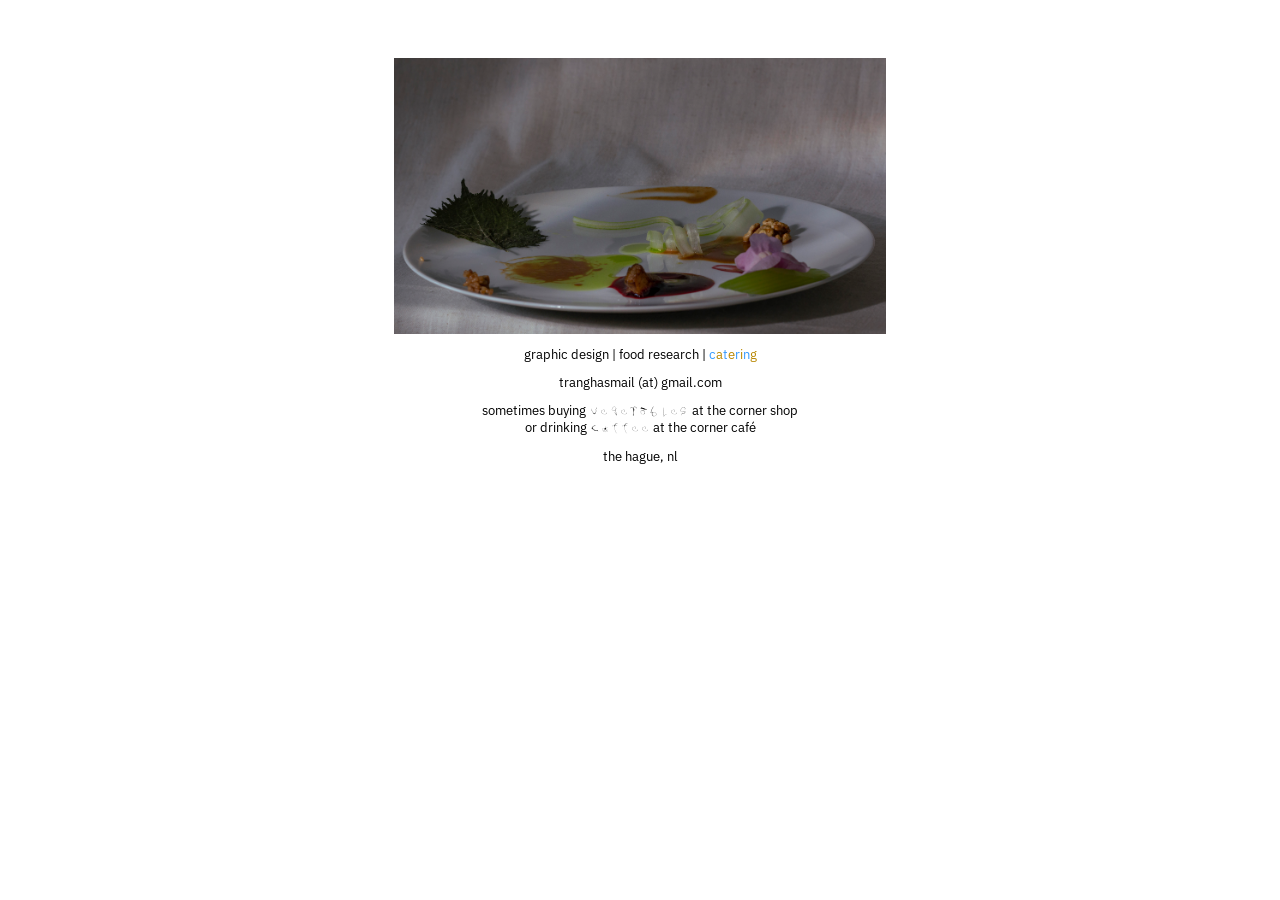
<file: index.html>
<!DOCTYPE html>
<html lang="en" dir="ltr">
  <head>
    <meta charset="utf-8">
    <meta name="viewport" content="width=device-width,initial-scale=1,maximum-scale=1,user-scalable=no">
    <meta http-equiv="X-UA-Compatible" content="IE=edge,chrome=1">
    <meta name="HandheldFriendly" content="true">
    <script src="https://ajax.googleapis.com/ajax/libs/jquery/3.5.1/jquery.min.js"></script>
    <link rel="preconnect" href="https://fonts.googleapis.com">
    <link rel="preconnect" href="https://fonts.gstatic.com" crossorigin>
    <link href="https://fonts.googleapis.com/css2?family=IBM+Plex+Sans:ital,wght@0,100..700;1,100..700&display=swap" rel="stylesheet">
    <script src="script.js" charset="utf-8"></script>
    <link rel="stylesheet" href="style-wip.css">
    <title></title>
  </head>
  <body>
    <div class="new-soon">
      <!-- <p class="p_new-soon">
        Hi! I do food and graphic design, you can reach me via:
      </p> -->
      <div class="new-soon main-image">
          <img src="img/main/IMG_9965-16x9.jpg" alt="">
      </div>
      <p class="p_new-soon">
        graphic design | food research |
        <a href="https://drive.google.com/drive/folders/1RHFcX-rBol4UaCIFjMP_lAhRbucz9GQW?usp=sharing" target="_blank"><span style='color: #3399FF'>c</span><span style='color: #B88700'>a</span><span style='color: #3399FF'>t</span><span style='color: #B88700'>e</span><span style='color: #3399FF'>r</span><span style='color: #B88700'>i</span><span style='color: #3399FF'>n</span><span style='color: #B88700'>g</span></a>
      </p>
      <p class="p_new-soon email">
        tranghasmail (at) gmail.com
      </p>
      <p class="p_new-soon">
        sometimes buying <span id="vegetables">vegetables</span> at the
        <a href="https://www.supermarktmikros.nl/ons-assortiment/" target="_blank"> <span class="store mikros">corner shop</span></a>
        <br> or drinking <span id="coffee">coffee</span> at the
        <a href="https://bartine.co//" target="_blank"> <span class="store bartine">corner café</span></a>
        <p>the hague, nl</p>
        <!-- <br>in The Hague, sometimes. -->
      </p>
    </div>
    <!-- <div class="new-soon menu-cap">
      <p>Menu of "Cuisine (du) Terror", 2022-2023</p>
    </div>
    <div class="new-soon fw-img">
      <img src="img/wip/IMG_20230415_0001-s.jpg" alt="">
      <img src="img/wip/IMG_20230415_0002-s.jpg" alt="">
      <img src="img/wip/IMG_20230415_0003-s.jpg" alt="">
      <img src="img/wip/IMG_20230415_0004-s.jpg" alt="">
    </div> -->
    <!-- <a href="#top"></a>
    <div class="mobile-alert-instruction">
      <span class="blue change-font">[close]</span> <br>
      <p class="align-center"> use <span class="blue">&#8592; &#8594;</span> <br> to shuffle, <br> tap on bar <br> to choose</p>
    </div>
    <div class="nav-style mobile-menu-left mobile"><p>&#8592;</p></div>
    <div class="nav-style mobile-menu-right mobile"><p>&#8594;</p></div>
    <div class="menu-wrapper">
      <ul class="menu-list mobile">
        <li class="list-item home-top"><a href="index.html">HOME</a></li>
        <li class="list-item prints"><a href="prints.html">PRINTS</a></li>
        <li class="list-item installations"><a href="installations.html">INSTALLATIONS</a></li>
        <li class="list-item videos"><a href="videos.html">VIDEOS</a></li>
        <li class="list-item performances"><a href="performances.html">PERFORMANCES</a></li>
        <li class="list-item sites"><a href="sites.html">WEBSITES</a></li>
      </ul>
    </div>
    <div class="menu-wrapper">
      <ul class="menu-list desktop">
        <li class="list-item"><a href="prints.html">PRINTS</a></li>
        <li class="list-item"><a href="installations.html">INSTALLATIONS</a></li>
        <li class="list-item"><a href="videos.html">VIDEOS</a></li>
        <li class="list-item"><a href="performances.html">PERFORMANCES</a></li>
        <li class="list-item"><a href="sites.html">WEBSITES</a></li>
      </ul>
    </div>
    <div class="main-wrapper">
      <div class="project-wrapper bottom">
        <h1 class="align-center">
          <span class="title-highlight">Trang Ha</span> (1996, VN) has a hybrid design and artistic approach. She observes culture, nature and society in order to create <span class="title-highlight">alternative methods to understand</span> invisible phenomena. When Trang operates in her artistic side, she likes to research about food and ecology, and eventually uses her knowledge to construct <span class="title-highlight">experimental dining concepts</span>. When Trang switches to her design side, she takes commissions to work as a <span class="title-highlight">“collaboration-thirst monster”</span>, pushing caring ethics and inclusivity with other designers. Trang graduated BA Graphic Design at the Royal Academy of Art The Hague (KABK) in 2020, and now is based in The Hague (NL).
          <br><br>
          <span class="title-highlight">Trang Ha</span> took part in <br>
          <a href="https://www.sirius-initiative.com/" target="_blank"><span class="title-highlight">Sirius Initiatives</span></a> (2022) <br>
          <a href="https://designerswrite.org/podcast/episode-2/" target="_blank"><span class="title-highlight">Designers Write Podcast</span></a> (2021) <br>
          <a href="https://www.pcai.gr/anthroposcene-on-hold" target="_blank"><span class="title-highlight">Anthroposcene On Hold</span></a> (2020) <br>
          <a href="https://www.instagram.com/lickit.book/" target="_blank"><span class="title-highlight">Lick It Publication</span></a> (2021) <br> <br>
          <span class="title-highlight">Trang Ha</span> co-curated <br>
          <a href="https://www.instagram.com/p/CXbR2cwAPft/" target="_blank"><span class="title-highlight">Typographic Nights</span></a> (2021) <br>

        </h1>
      </div>
    </div>

    <div class="menu-wrapper sticky">
      <ul class="menu-list">
        <li class="list-item"><a href="contact.html">CONTACT</a></li>
        <li class="list-item"><a href="#"></a></li>
        <li class="list-item"><a href="#"></a></li>
        <li class="list-item"><a href="#"></a></li>
        <li class="list-item"><a href="#top"><span class="arrow">&#8593;</span>TOP</a></li>
      </ul> -->
    </div>

    <script type="text/javascript">

      var all = $('.mobile li').addClass("passiv");
      var i = -1;

      $('.mobile-menu-left').click(function() {
          ctrlKunder( i = !i ? all.length - 1 : --i );
      });
      $('.mobile-menu-right').click(function() {
          ctrlKunder( i = ++i % all.length );
      }).click();

      function ctrlKunder(ele) {
          all.removeClass("active").addClass("passiv");
          all.eq(ele).removeClass("passiv").addClass("active");
      }

    </script>

  </body>
</html>
</file>
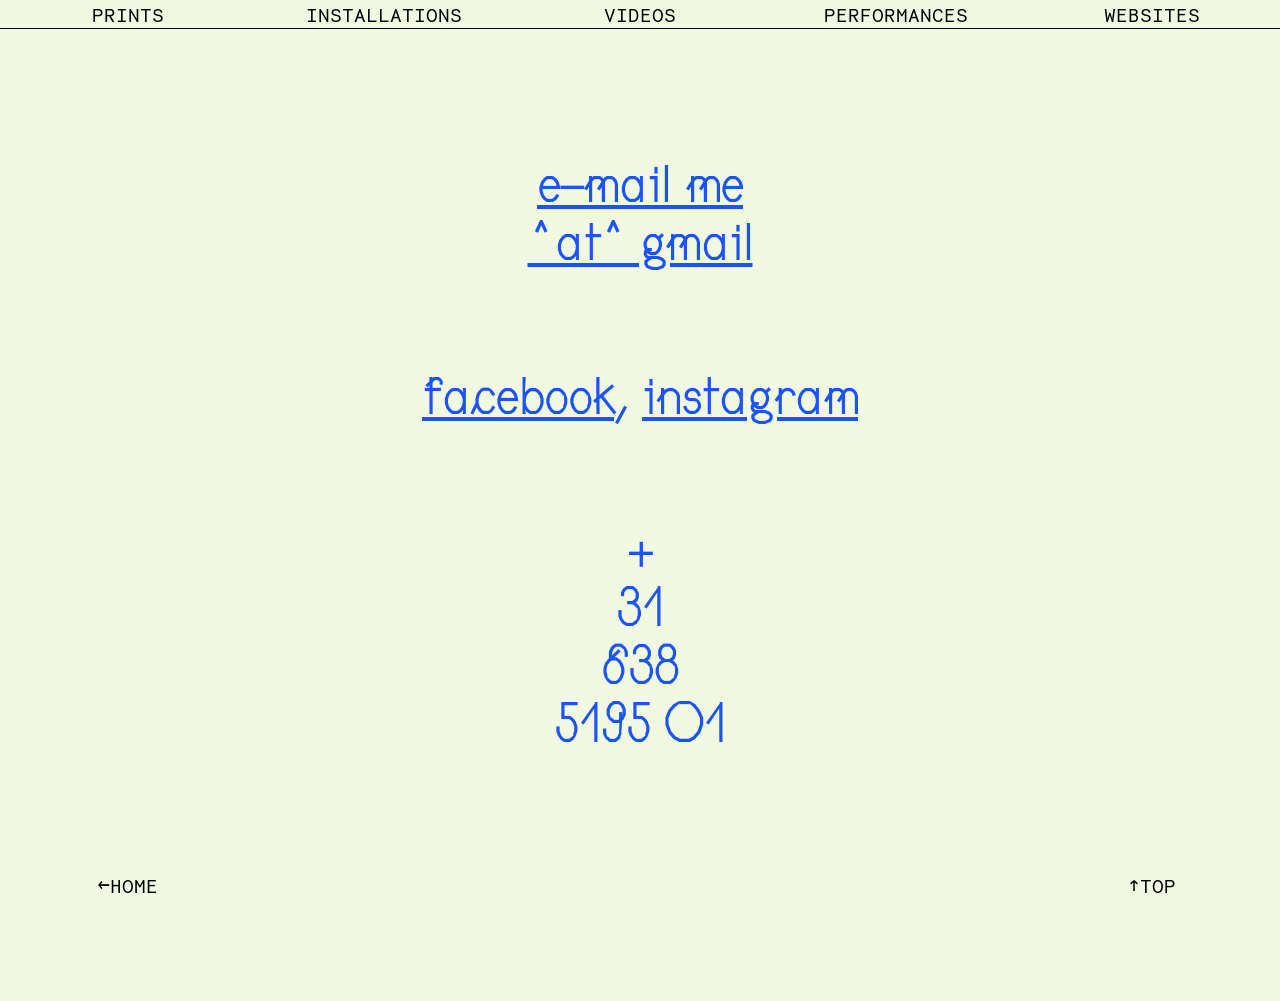
<file: contact.html>
<!DOCTYPE html>
<html lang="en" dir="ltr">
  <head>
    <meta charset="utf-8">
    <meta name="viewport" content="width=device-width,initial-scale=1,maximum-scale=1,user-scalable=no">
    <meta http-equiv="X-UA-Compatible" content="IE=edge,chrome=1">
    <meta name="HandheldFriendly" content="true">
    <script src="https://ajax.googleapis.com/ajax/libs/jquery/3.5.1/jquery.min.js"></script>
    <script src="script.js" charset="utf-8"></script>
    <link rel="stylesheet" href="style.css">
    <title></title>
  </head>
  <body>
    <a href="#top"></a>
    <div class="nav-style mobile-menu-left mobile"><p>&#8592;</p></div>
    <div class="nav-style mobile-menu-right mobile"><p>&#8594;</p></div>
    <div class="menu-wrapper">
      <ul class="menu-list mobile">
        <li class="list-item home-top"><a href="contact.html">CONTACT</a></li>
        <li class="list-item prints"><a href="prints.html">PRINTS</a></li>
        <li class="list-item installations"><a href="installations.html">INSTALLATIONS</a></li>
        <li class="list-item videos"><a href="videos.html">VIDEOS</a></li>
        <li class="list-item performances"><a href="performances.html">PERFORMANCES</a></li>
        <li class="list-item sites"><a href="sites.html">WEBSITES</a></li>
      </ul>
    </div>
    <div class="menu-wrapper">
      <ul class="menu-list desktop">
        <li class="list-item"><a href="prints.html">PRINTS</a></li>
        <li class="list-item"><a href="installations.html">INSTALLATIONS</a></li>
        <li class="list-item"><a href="videos.html">VIDEOS</a></li>
        <li class="list-item"><a href="performances.html">PERFORMANCES</a></li>
        <li class="list-item"><a href="sites.html">WEBSITES</a></li>
      </ul>
    </div>
    <div class="main-wrapper">
      <div class="project-wrapper bottom">
        <h1 class="align-center contact"><a href="mailto:tranghasmail@gmail.com">e-mail me <br> ^at^ gmail</a> </h1>
        <h1 class="align-center contact"><a href="https://www.facebook.com/trangha2201">facebook</a>, <a href="https://www.instagram.com/lumpymilkedfridge/">instagram</a></h1>
        <h1 class="align-center contact">+<br>31 <br> 638 <br>  5195 01</h1>
      </div>
    </div>

    <div class="menu-wrapper sticky">
      <ul class="menu-list">
        <li class="list-item"><a href="index.html">&#8592;HOME</a></li>
        <li class="list-item"><a href="#"></a></li>
        <li class="list-item"><a href="#"></a></li>
        <li class="list-item"><a href="#"></a></li>
        <li class="list-item"><a href="#top"><span class="arrow">&#8593;</span>TOP</a></li>
      </ul>
    </div>


    <script type="text/javascript">

      var all = $('.mobile li').addClass("passiv");
      var i = -1;

      $('.mobile-menu-left').click(function() {
          ctrlKunder( i = !i ? all.length - 1 : --i );
      });
      $('.mobile-menu-right').click(function() {
          ctrlKunder( i = ++i % all.length );
      }).click();

      function ctrlKunder(ele) {
          all.removeClass("active").addClass("passiv");
          all.eq(ele).removeClass("passiv").addClass("active");
      }

    </script>

  </body>
</html>
</file>
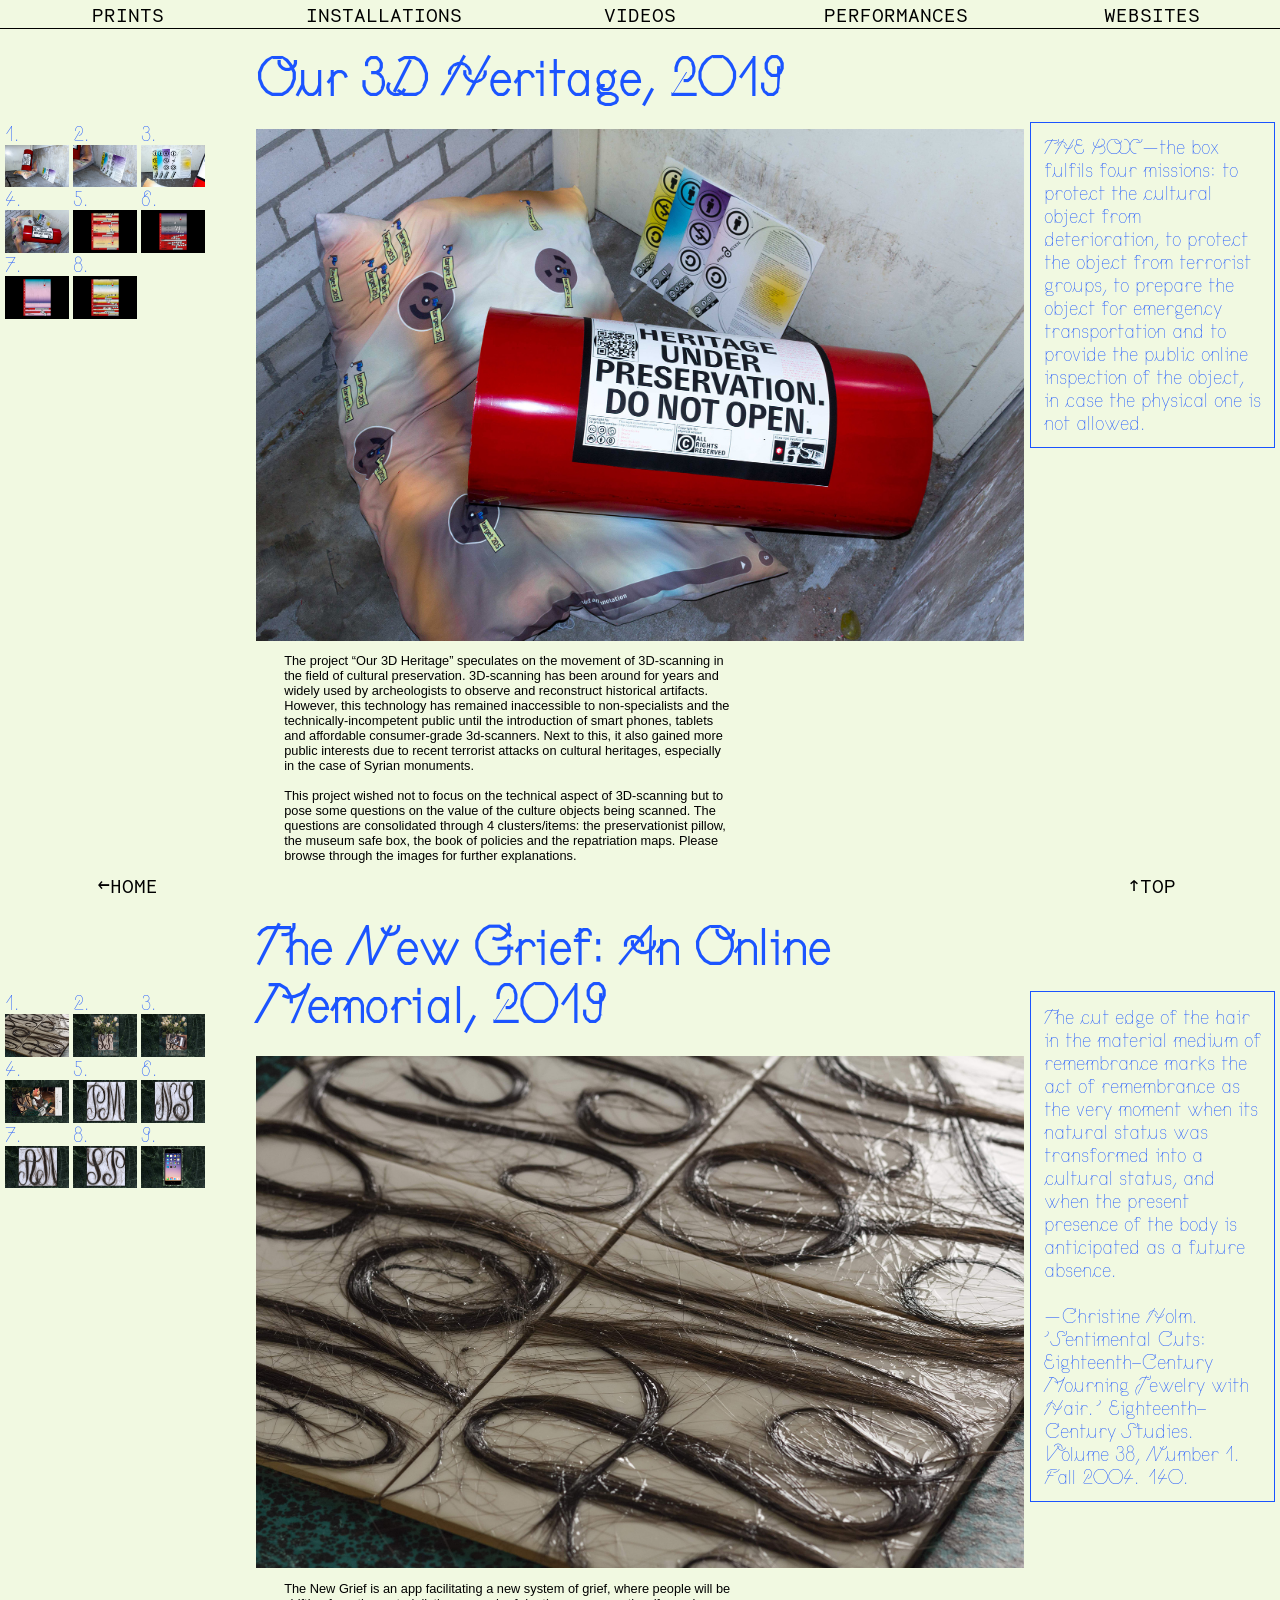
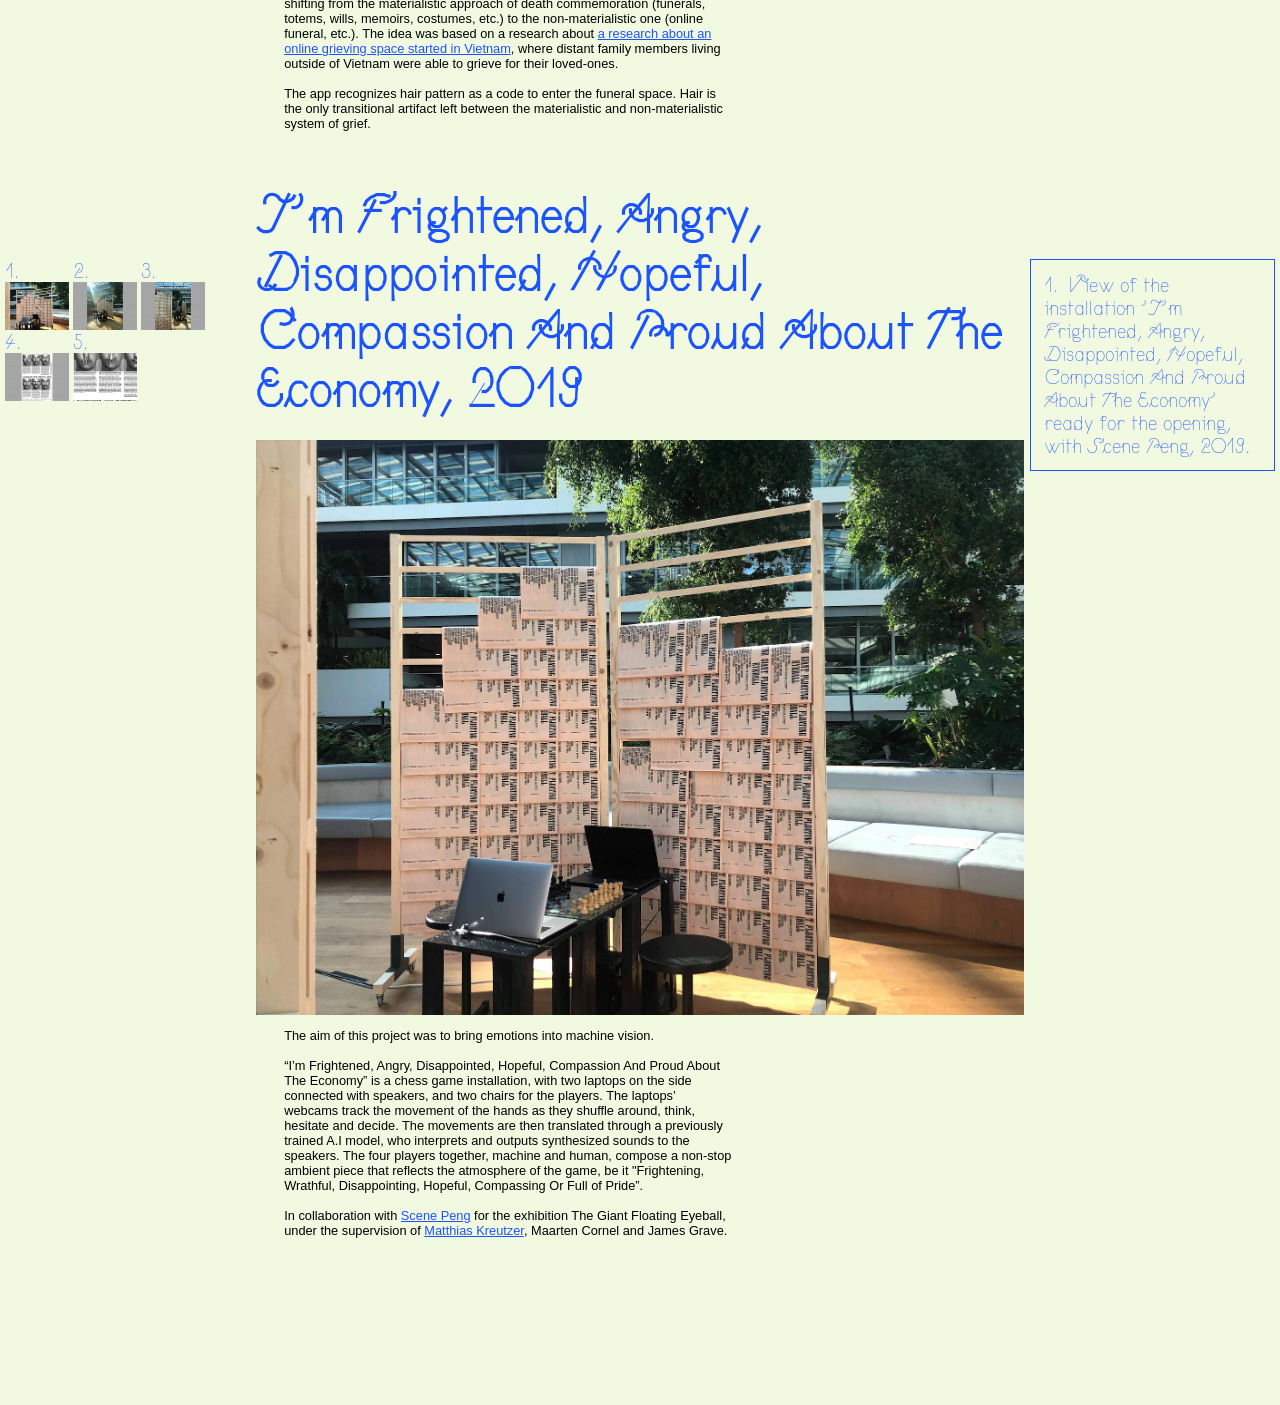
<file: installations.html>
<!DOCTYPE html>
<html lang="en" dir="ltr">
  <head>
    <meta charset="utf-8">
    <meta name="viewport" content="width=device-width,initial-scale=1,maximum-scale=1,user-scalable=no">
    <meta http-equiv="X-UA-Compatible" content="IE=edge,chrome=1">
    <meta name="HandheldFriendly" content="true">
    <script src="https://ajax.googleapis.com/ajax/libs/jquery/3.5.1/jquery.min.js"></script>
    <script src="script.js" charset="utf-8"></script>
    <link rel="stylesheet" href="style.css">
    <title></title>
  </head>
  <body>
    <a href="#top"></a>
    <div class="nav-style mobile-menu-left mobile"><p>&#8592;</p></div>
    <div class="nav-style mobile-menu-right mobile"><p>&#8594;</p></div>
    <div class="menu-wrapper">
      <ul class="menu-list mobile">
        <li class="list-item installations-installations"><a href="installations.html">INSTALLATIONS</a></li>
        <li class="list-item installations-videos"><a href="videos.html">VIDEOS</a></li>
        <li class="list-item installations-performances"><a href="performances.html">PERFORMANCES</a></li>
        <li class="list-item installations-sites"><a href="sites.html">WEBSITES</a></li>
        <li class="list-item installations-prints"><a href="prints.html">PRINTS</a></li>
      </ul>
    </div>
    <div class="menu-wrapper">
      <ul class="menu-list desktop">
        <li class="list-item"><a href="prints.html">PRINTS</a></li>
        <li class="list-item"><a href="installations.html">INSTALLATIONS</a></li>
        <li class="list-item"><a href="videos.html">VIDEOS</a></li>
        <li class="list-item"><a href="performances.html">PERFORMANCES</a></li>
        <li class="list-item"><a href="sites.html">WEBSITES</a></li>
      </ul>
    </div>
    <div class="main-wrapper">
      <!-- PROJECT 1: INSTALLATIONS - OUR 3D HERITAGE -->
      <div class="project-wrapper">
        <div class="side-wrapper install-caption0">
          <p>THE BOX—the box fulfils four missions: to protect the cultural object from deterioration,
            to protect the object from terrorist groups, to prepare the object for emergency transportation
            and to provide the public online inspection of the object, in case the physical one is not allowed.
          </p>
        </div>
        <div class="side-thumb-wrapper">
          <div class="img-install-target0"><p>1.</p><img src="img/installation_2019/INSTL_digiHeritage_1.jpg" alt="1. Installation view of 'Our 3D Heritage' including a heritage safe-box, a cushion and 4 license leaflets, 2019."></div>
          <div class="img-install-target0"><p>2.</p><img src="img/installation_2019/INSTL_digiHeritage_2.jpg" alt="2. Details of the 4 license leaflets, 'Our 3D Heritage', 2019."></div>
          <div class="img-install-target0"><p>3.</p><img src="img/installation_2019/INSTL_digiHeritage_3.jpg" alt="3. The license distributed for 3D-scanned objects are different amongst museums. Here are ones belonging to The Met Museum in New York, The Neues Museum in Berlin, Allard Pierson Museum in Amsterdam and The British Museum in London. Although claimed as open-source, many museums still maintain very restricted usage of their 3D materials, even for recreational purposes."></div>
          <div class="img-install-target0"><p>4.</p><img src="img/installation_2019/INSTL_digiHeritage_4.jpg" alt="4. Installation view of 'Our 3D Heritage' including a heritage safe-box, a cushion and 4 policy leaflets, 2019."></div>
          <div class="img-install-target0"><p>5.</p><img src="img/installation_2019/INSTL_digiHeritage-7-wide.jpg" alt="5. Poster showing how far scanned objects obtained by The Met Museum are from their place of origin, 'Our 3D Heritage', 2019."></div>
          <div class="img-install-target0"><p>6.</p><img src="img/installation_2019/INSTL_digiHeritage-8-wide.jpg" alt="6. Poster showing how far scanned objects obtained by The Neues Museum are from their place of origin, 'Our 3D Heritage', 2019."></div>
          <div class="img-install-target0"><p>7.</p><img src="img/installation_2019/INSTL_digiHeritage-6-wide.jpg" alt="7. Poster showing how far scanned objects obtained by Allard Pierson Museum are from their place of origin, 'Our 3D Heritage', 2019."></div>
          <div class="img-install-target0"><p>8.</p><img src="img/installation_2019/INSTL_digiHeritage-5-wide.jpg" alt="8. Poster showing how far scanned objects obtained by The British Museum are from their place of origin, 'Our 3D Heritage', 2019."></div>
        </div>
        <h1>Our 3D Heritage, 2019</h1>
        <div class="img-wrapper img-install-result0">
          <img src="img/installation_2019/INSTL_digiHeritage_4.jpg" alt="">
        </div>
        <div class="text-wrapper">
          <p>The project “Our 3D Heritage” speculates on the movement of 3D-scanning in the field of cultural preservation. 3D-scanning has been around for years and widely used by archeologists to observe and reconstruct historical artifacts. However, this technology has remained inaccessible to non-specialists and the technically-incompetent public until the introduction of smart phones, tablets and affordable consumer-grade 3d-scanners. Next to this, it also gained more public interests due to recent terrorist attacks on cultural heritages, especially in the case of Syrian monuments.
          <br>
          <br>
          This project wished not to focus on the technical aspect of 3D-scanning but to pose some questions on the value of the culture objects being scanned. The questions are consolidated through 4 clusters/items: the preservationist pillow, the museum safe box, the book of policies and the repatriation maps. Please browse through the images for further explanations.
          </p>
        </div>
      </div>

      <!-- PROJECT 2: INSTALLATIONS - The New Grief: An Online Memorial -->
      <div class="project-wrapper">
        <div class="side-wrapper install-caption1">
          <p>The cut edge of the hair in the material medium of remembrance marks the act of remembrance as the very moment when its natural status was transformed into a cultural status, and when the present presence of the body is anticipated as a future absence.
          <br>
          <br>
          —Christine Holm. 'Sentimental Cuts: Eighteenth-Century Mourning Jewelry with Hair.' Eighteenth-Century Studies. Volume 38, Number 1. Fall 2004. 140.
          </p>
        </div>
        <div class="side-thumb-wrapper">
          <div class="img-install-target1"><p>1.</p><img class="lazy" data-src="img/installation_2019/INSTL-newGrief-0.jpg" alt="1. Details of the coded tiles made from participants' hair, 'The New Grief: An Online Memorial', 2019."></div>
          <div class="img-install-target1"><p>2.</p><img class="lazy" data-src="img/installation_2019/INSTL-newGrief-1-wide.jpg" alt="2. Details of the coded tiles made from participants' hair, 'The New Grief: An Online Memorial', 2019."></div>
          <div class="img-install-target1"><p>3.</p><img class="lazy" data-src="img/installation_2019/INSTL-newGrief-2-wide.jpg" alt="3. Demonstration of how the coded tiles work, 'The New Grief: An Online Memorial', 2019."></div>
          <div class="img-install-target1"><p>4.</p><img class="lazy" data-src="img/installation_2019/INSTL-newGrief-3-wide.jpg" alt="4. Screen capture of the app showing the correct gravestone 'found', the user now enters the grieving space, 'The New Grief: An Online Memorial', 2019."></div>
          <div class="img-install-target1"><p>5.</p><img class="lazy" data-src="img/installation_2019/INSTL-newGrief-tiles-0-wide.jpg" alt="5. Details of the coded tiles made from Priya Mistry's hair, 'The New Grief: An Online Memorial', 2019."></div>
          <div class="img-install-target1"><p>6.</p><img class="lazy" data-src="img/installation_2019/INSTL-newGrief-tiles-1-wide.jpg" alt="6. Details of the coded tiles made from Nicolai Schmelling's hair, 'The New Grief: An Online Memorial', 2019."></div>
          <div class="img-install-target1"><p>7.</p><img class="lazy" data-src="img/installation_2019/INSTL-newGrief-tiles-2-wide.jpg" alt="7. Details of the coded tiles made from Anna Moschioni's hair, 'The New Grief: An Online Memorial', 2019."></div>
          <div class="img-install-target1"><p>8.</p><img class="lazy" data-src="img/installation_2019/INSTL-newGrief-tiles-3-wide.jpg" alt="8. Details of the coded tiles made from Scene Peng's hair, 'The New Grief: An Online Memorial', 2019."></div>
          <div class="img-install-target1"><p>9.</p><img class="lazy" data-src="img/installation_2019/INSTL-newGrief-4-wide.jpg" alt="9. The logo of the app, 'The New Grief: An Online Memorial', 2019."></div>
        </div>
        <h1>The New Grief: An Online Memorial, 2019</h1>
        <div class="img-wrapper img-install-result1">
          <img src="img/installation_2019/INSTL-newGrief-0.jpg" alt="">
        </div>
        <div class="text-wrapper">
          <p>
            The New Grief is an app facilitating a new system of grief, where people will be shifting from the materialistic approach of death commemoration (funerals, totems, wills, memoirs, costumes, etc.) to the non-materialistic one (online funeral, etc.). The idea was based on a research about <a href="https://digital.library.adelaide.edu.au/dspace/bitstream/2440/98166/1/01front.pdf" target="_blank">a research about an online grieving space started in Vietnam</a>, where distant family members living outside of Vietnam were able to grieve for their loved-ones.
          <br>
          <br>
            The app recognizes hair pattern as a code to enter the funeral space. Hair is the only transitional artifact left between the materialistic and non-materialistic system of grief.
          </p>
        </div>
      </div>

      <!-- PROJECT 3: INSTALLATIONS - I’m Frightened, Angry, Disappointed, Hopeful, Compassion And Proud About The Economy -->
      <div class="project-wrapper bottom">
        <div class="side-wrapper install-caption2">
          <p>1. View of the installation 'I’m Frightened, Angry, Disappointed, Hopeful, Compassion And Proud About The Economy' ready for the opening, with Scene Peng, 2019.</p>
        </div>
        <div class="side-thumb-wrapper">
          <div class="img-install-target2"><p>1.</p><img class="lazy" data-src="img/installation_2019/INSTL-algoChess-0.jpg" alt="1. View of the installation 'I’m Frightened, Angry, Disappointed, Hopeful, Compassion And Proud About The Economy' ready for the opening, with Scene Peng, 2019."></div>
          <div class="img-install-target2"><p>2.</p><img class="lazy" data-src="img/installation_2019/INSTL-algoChess-3-wide.jpg" alt="2. View of the installation 'I’m Frightened, Angry, Disappointed, Hopeful, Compassion And Proud About The Economy' ready for the opening, with Scene Peng, 2019."></div>
          <div class="img-install-target2"><p>3.</p><img class="lazy" data-src="img/installation_2019/INSTL-algoChess-2-wide.jpg" alt="3. View of the installation 'I’m Frightened, Angry, Disappointed, Hopeful, Compassion And Proud About The Economy' during the opening, with Scene Peng, 2019."></div>
          <div class="img-install-target2"><p>4.</p><img class="lazy" data-src="img/installation_2019/INSTL-algoChess-1-wide.jpg" alt="4. Text written/collected for the article 'I’m Frightened, Angry, Disappointed, Hopeful, Compassion And Proud About The Economy' as part of 'The Giant Floating Eyeball' newspaper, with Scene Peng, 2019."></div>
          <div class="img-install-target2"><p>5.</p><img class="lazy" data-src="img/installation_2019/INSTL-algoChess-4-wide.jpg" alt="5. Close-up of the article 'I’m Frightened, Angry, Disappointed, Hopeful, Compassion And Proud About The Economy', with Scene Peng, 2019."></div>
        </div>
        <h1>I’m Frightened, Angry, Disappointed, Hopeful, Compassion And Proud About The Economy, 2019</h1>
        <div class="img-wrapper img-install-result2">
          <img src="img/installation_2019/INSTL-algoChess-0.jpg" alt="">
        </div>
        <div class="text-wrapper">
          <p>
            The aim of this project was to bring emotions into machine vision.
          <br>
          <br>
            “I’m Frightened, Angry, Disappointed, Hopeful, Compassion And Proud About The Economy” is a chess game installation, with two laptops on the side connected with speakers, and two chairs for the players. The laptops’ webcams track the movement of the hands as they shuffle around, think, hesitate and decide. The movements are then translated through a previously trained A.I model, who interprets and outputs synthesized sounds to the speakers. The four players together, machine and human, compose a non-stop ambient piece that reflects the atmosphere of the game, be it "Frightening, Wrathful, Disappointing, Hopeful, Compassing Or Full of Pride”.
          <br>
          <br>
          In collaboration with <a href="https://byscene.com/index" target="_blank">Scene Peng</a> for the exhibition The Giant Floating Eyeball, under the supervision of <a href="http://www.ourpolitesociety.net/2012/about/" target="_blank">Matthias Kreutzer</a>, Maarten Cornel and James Grave.
          </p>
        </div>
      </div>
    </div>

    <div class="menu-wrapper sticky">
      <ul class="menu-list">
        <li class="list-item home"><a href="index.html">&#8592;HOME</a></li>
        <li class="list-item"><a href="#"></a></li>
        <li class="list-item"><a href="#"></a></li>
        <li class="list-item"><a href="#"></a></li>
        <li class="list-item sites"><a href="#top"><span class="arrow">&#8593;</span>TOP</a></li>
      </ul>
    </div>

    <script type="text/javascript">

      var all = $('.mobile li').addClass("passiv");
      var i = -1;

      $('.mobile-menu-left').click(function() {
          ctrlKunder( i = !i ? all.length - 1 : --i );
      });
      $('.mobile-menu-right').click(function() {
          ctrlKunder( i = ++i % all.length );
      }).click();

      function ctrlKunder(ele) {
          all.removeClass("active").addClass("passiv");
          all.eq(ele).removeClass("passiv").addClass("active");
      }

    </script>

  </body>
</html>
</file>
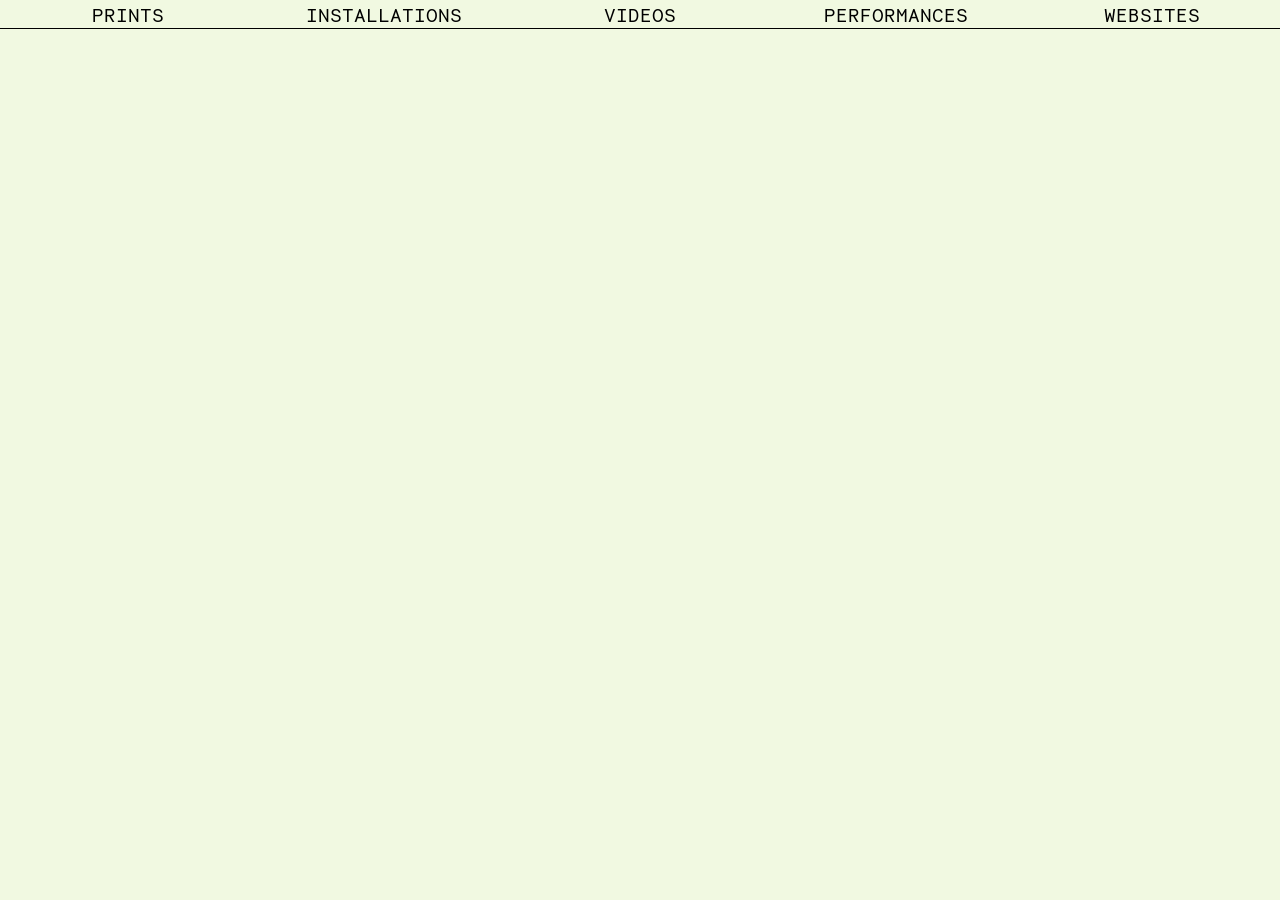
<file: performances.html>
<!DOCTYPE html>
<html lang="en" dir="ltr">
  <head>
    <meta charset="utf-8">
    <meta name="viewport" content="width=device-width,initial-scale=1,maximum-scale=1,user-scalable=no">
    <meta http-equiv="X-UA-Compatible" content="IE=edge,chrome=1">
    <meta name="HandheldFriendly" content="true">
    <script src="https://ajax.googleapis.com/ajax/libs/jquery/3.5.1/jquery.min.js"></script>
    <script src="script.js" charset="utf-8"></script>
    <link rel="stylesheet" href="style.css">
    <title></title>
  </head>
  <body>
    <a href="#top"></a>
    <div class="nav-style mobile-menu-left mobile"><p>&#8592;</p></div>
    <div class="nav-style mobile-menu-right mobile"><p>&#8594;</p></div>
    <div class="menu-wrapper">
      <ul class="menu-list mobile">
        <li class="list-item performances-performances"><a href="performances.html">PERFORMANCES</a></li>
        <li class="list-item performances-sites"><a href="sites.html">WEBSITES</a></li>
        <li class="list-item performances-prints"><a href="prints.html">PRINTS</a></li>
        <li class="list-item performances-installations"><a href="installations.html">INSTALLATIONS</a></li>
        <li class="list-item performances-videos"><a href="videos.html">VIDEOS</a></li>
      </ul>
    </div>
    <div class="menu-wrapper">
      <ul class="menu-list desktop">
        <li class="list-item"><a href="prints.html">PRINTS</a></li>
        <li class="list-item"><a href="installations.html">INSTALLATIONS</a></li>
        <li class="list-item"><a href="videos.html">VIDEOS</a></li>
        <li class="list-item"><a href="performances.html">PERFORMANCES</a></li>
        <li class="list-item"><a href="sites.html">WEBSITES</a></li>
      </ul>
    </div>
    <div class="main-wrapper">

      <!-- PROJECT 1: PER BEAST WITHOUT HANDS -->
      <!-- <div class="project-wrapper bottom">
        <div class="side-wrapper perform-caption0">
          <p>1. Still of the performance 'Beast Witout Hands', with Zuzanna Zgierska, 2018.</p>
        </div>
        <div class="side-thumb-wrapper">
          <div class="img-perform-target0"><p>1.</p><img src="img/performance_2018/PER_beastieHands_0.jpg" alt="1. Still of the performance 'Beast Witout Hands', with Zuzanna Zgierska, 2018."></div>
          <div class="img-perform-target0"><p>2.</p><img src="img/performance_2018/PER_beastieHands_1.jpg" alt="2. “The sensory experience of this action is indirect—physical movement does not correspond to the visual occurrence. Human body becomes superfluous ... Digital world leans towards incorporeality and strengthens division between mind and matter, hardware and software.”—an extract from “Beast Without Hands”."></div>
          <div class="img-perform-target0"><p>3.</p><img src="img/performance_2018/PER_beastieHands_2.jpg" alt="3. Still of the performance 'Beast Witout Hands', with Zuzanna Zgierska, 2018."></div>
          <div class="img-perform-target0"><p>4.</p><img src="img/performance_2018/PER_beastieHands_3.jpg" alt="4. Still of the performance 'Beast Witout Hands', with Zuzanna Zgierska, 2018."></div>
          <div class="img-perform-target0"><p>5.</p><img src="img/performance_2018/PER_beastieHands_4.jpg" alt="5. Still of the performance 'Beast Witout Hands', with Zuzanna Zgierska, 2018."></div>
          <div class="img-perform-target0"><p>6.</p><img src="img/performance_2018/PER_beastieHands_5.jpg" alt="6. “Soy sausage imitates the operationalised pig, referring only to a form and no longer to a specific content. For Berwanger, the historical entanglement of technicization is linked to our use of animals: ox and plow in agriculture, feather quill in writing, wool for textile products, etc. Nowadays however, animal bodies are becoming superfluous as a resource materials: “we removed ourselves from given and trusted circuit since we are no longer dependent on animal (within us).””—an extract from 'Beast Without Hands'."></div>
          <div class="img-perform-target0"><p>7.</p><img src="img/performance_2018/PER_beastieHands_6.jpg" alt="7. Still of the performance 'Beast Witout Hands', with Zuzanna Zgierska, 2018."></div>
          <div class="img-perform-target0"><p>8.</p><img src="img/performance_2018/PER_beastieHands_7-wide.jpg" alt="8. Still of the performance 'Beast Witout Hands', with Zuzanna Zgierska, 2018."></div>
        </div>
        <h1>Beast Without Hands, 2018</h1>
        <div class="img-wrapper img-perform-result0">
          <img src="img/performance_2018/PER_beastieHands_0.jpg" alt="">
        </div>
        <div class="text-wrapper">
          <p class="left-margin-indent">“Next image: two human hands—an exemplary reference to handicraft—are caught in an attempt to touch. Acting like magnets, they never reach each other. “Who or what is acting in a culture of constant mediation?,” wonder curators of transmediale, the yearly festival on media and technology. The video-logo of 2017 edition called ever elusive (n.b designed in an iPhone screen format) refers to the destabilized centrality of the human in nowadays media culture. The main actor, who had mastered his tools during the past few centuries, created a stage of information systems and hybrid techno-ecologies, which in turn started to be an entity on its own. In other words, the elusive character of today’s media feeds and obscures new forms of agency—in which human no longer plays an active role. [transmediale] How does recent technology influence the dynamic between human and non-human, subject and object? What is the role of analog and digital craft in relation to human, understood as the dychotomy of body and mind? Is this division still valid?”—Beast Without Hands, Trang Ha & Zuzanna Zgierska, 2018.
          <br>
          <br>
          In collaboration with Zuzanna Zgierska. The project is divided into two parts: the text and the performance.
          <br>
          <br>
           Polish version of the text was published at <a href="https://formy.xyz/krotka-forma/bezrekie-bestie/?fbclid=IwAR1PI2lUZ_1iXi2qRMnO5Vyc6az_goSuJz-aMixwcdtf8OELdAm5ZM8_qwI" target="_blank">FORMY Magazine</a>. <br> For English version, please <a href="contact.html">contact me</a>.
          </p>
        </div>
      </div>
    </div>

    <div class="menu-wrapper sticky">
      <ul class="menu-list">
        <li class="list-item home"><a href="index.html">&#8592;HOME</a></li>
        <li class="list-item"><a href="#"></a></li>
        <li class="list-item"><a href="#"></a></li>
        <li class="list-item"><a href="#"></a></li>
        <li class="list-item sites"><a href="#top"><span class="arrow">&#8593;</span>TOP</a></li>
      </ul>
    </div> -->

    <script type="text/javascript">

      var all = $('.mobile li').addClass("passiv");
      var i = -1;

      $('.mobile-menu-left').click(function() {
          ctrlKunder( i = !i ? all.length - 1 : --i );
      });
      $('.mobile-menu-right').click(function() {
          ctrlKunder( i = ++i % all.length );
      }).click();

      function ctrlKunder(ele) {
          all.removeClass("active").addClass("passiv");
          all.eq(ele).removeClass("passiv").addClass("active");
      }

    </script>

  </body>
</html>
</file>
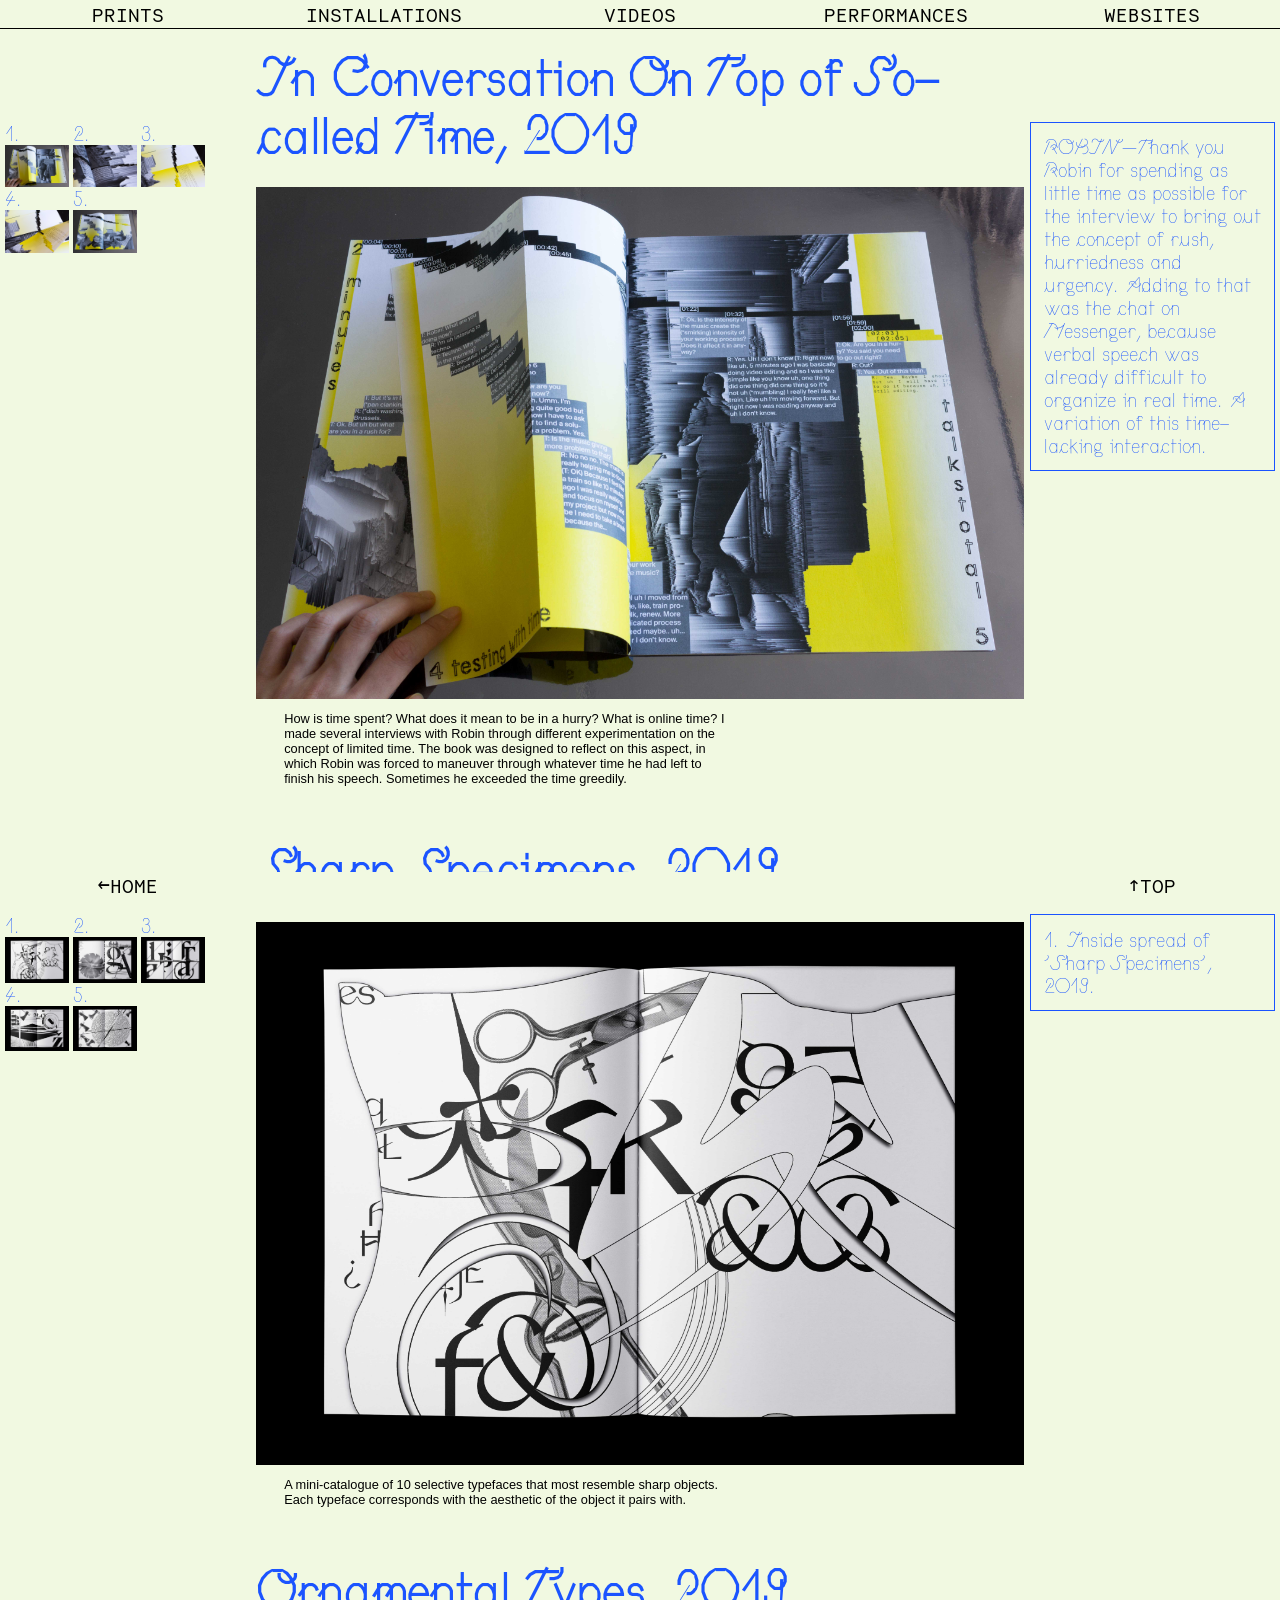
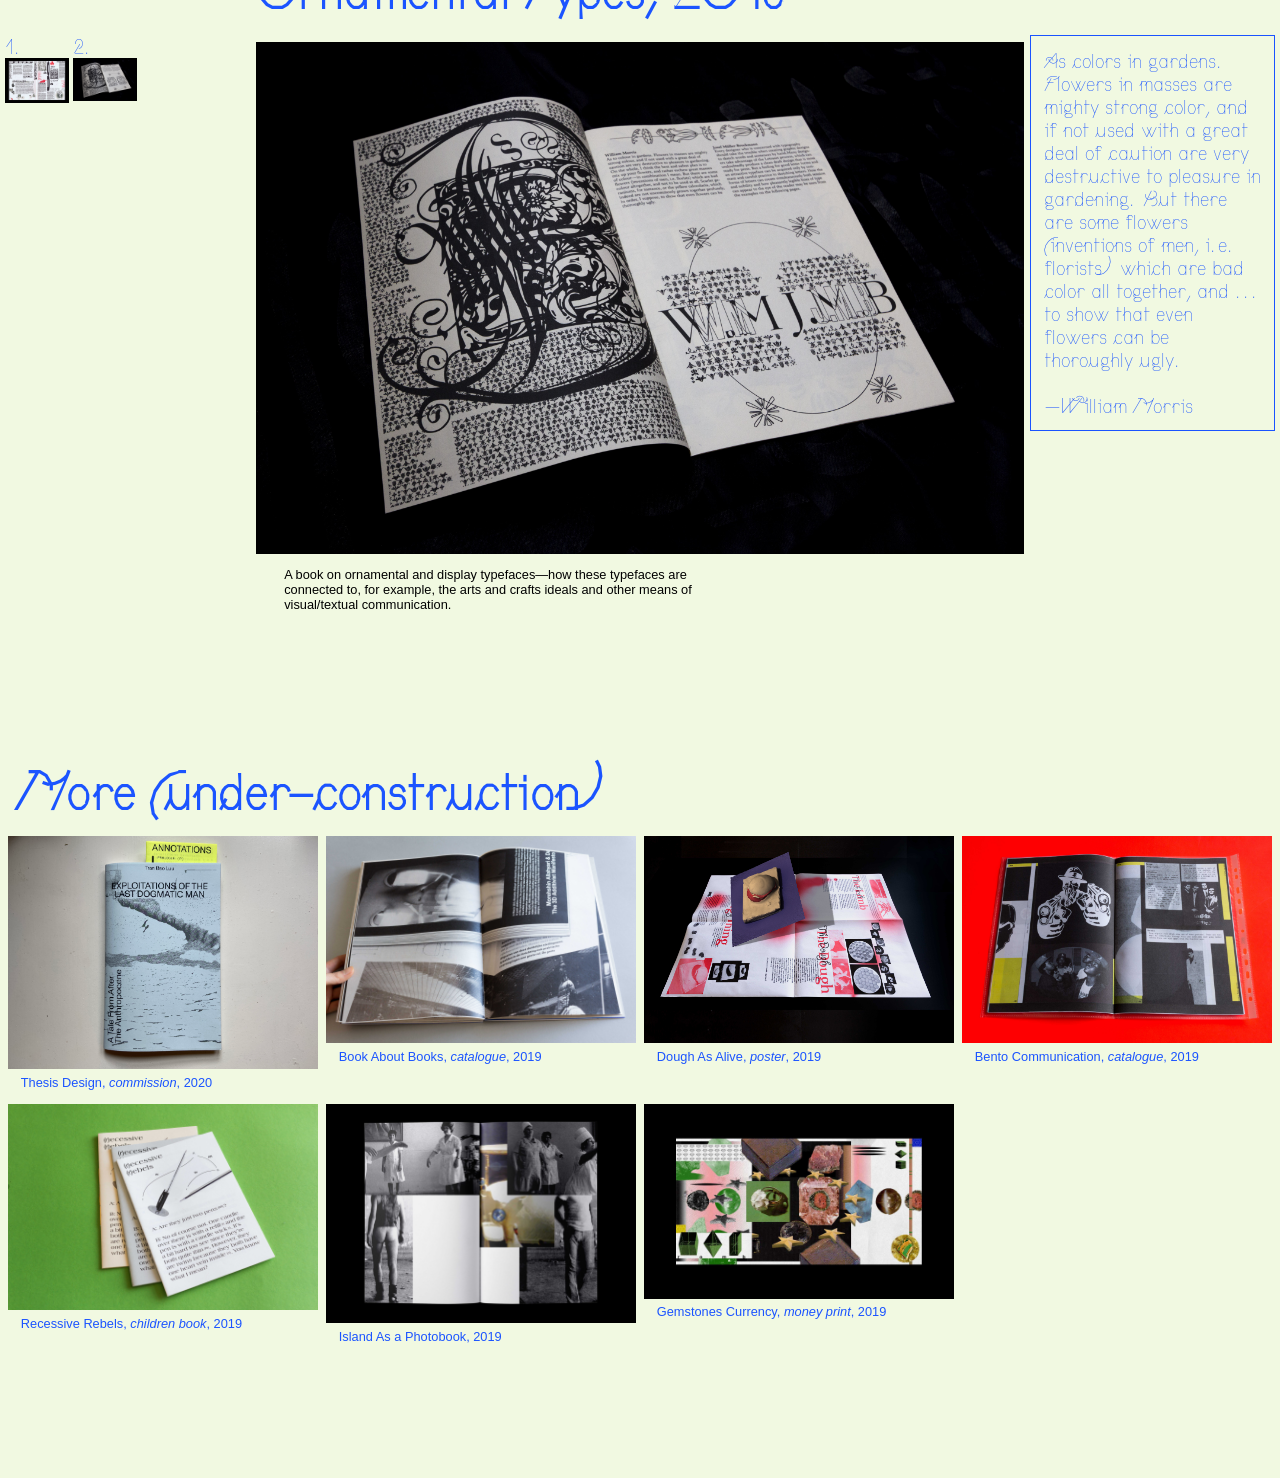
<file: prints.html>
<!DOCTYPE html>
<html lang="en" dir="ltr">
  <head>
    <meta charset="utf-8">
    <meta name="viewport" content="width=device-width,initial-scale=1,maximum-scale=1,user-scalable=no">
    <meta http-equiv="X-UA-Compatible" content="IE=edge,chrome=1">
    <meta name="HandheldFriendly" content="true">
    <script src="https://ajax.googleapis.com/ajax/libs/jquery/3.5.1/jquery.min.js"></script>
    <script src="script.js" charset="utf-8"></script>
    <link rel="stylesheet" href="style.css">
    <title></title>
  </head>
  <body>
    <a href="#top"></a>
    <div class="nav-style mobile-menu-left mobile"><p>&#8592;</p></div>
    <div class="nav-style mobile-menu-right mobile"><p>&#8594;</p></div>
    <div class="menu-wrapper">
      <ul class="menu-list mobile">
        <li class="list-item prints-prints"><a href="prints.html">PRINTS</a></li>
        <li class="list-item prints-installations"><a href="installations.html">INSTALLATIONS</a></li>
        <li class="list-item prints-videos"><a href="videos.html">VIDEOS</a></li>
        <li class="list-item prints-performances"><a href="performances.html">PERFORMANCES</a></li>
        <li class="list-item prints-sites"><a href="sites.html">WEBSITES</a></li>
      </ul>
    </div>
    <div class="menu-wrapper">
      <ul class="menu-list desktop">
        <li class="list-item"><a href="prints.html">PRINTS</a></li>
        <li class="list-item"><a href="installations.html">INSTALLATIONS</a></li>
        <li class="list-item"><a href="videos.html">VIDEOS</a></li>
        <li class="list-item"><a href="performances.html">PERFORMANCES</a></li>
        <li class="list-item"><a href="sites.html">WEBSITES</a></li>
      </ul>
    </div>
    <div class="main-wrapper">
      <!-- PROJECT 1: PRINTS - IN CONVERSATION OF SOCALLED TIME -->
      <div class="project-wrapper">
        <div class="side-wrapper prints-caption0">
          <p>ROBIN—Thank you Robin for spending as little time as possible for the interview to bring out the concept of rush, hurriedness and urgency. Adding to that was the chat on Messenger, because verbal speech was already difficult to organize in real time. A variation of this time-lacking interaction.</p>
        </div>
        <div class="side-thumb-wrapper">
          <div class="img-prints-target0"><p>1.</p><img src="img/book_2019/BOOK-manAndTime-0.jpg" alt="1. Inside spread of 'In Conversation On Top of So-called Time', 2018."></div>
          <div class="img-prints-target0"><p>2.</p><img src="img/book_2019/BOOK-manAndTime-1.jpg" alt="2. Details of 'In Conversation On Top of So-called Time', 2018."></div>
          <div class="img-prints-target0"><p>3.</p><img src="img/book_2019/BOOK-manAndTime-2.jpg" alt="3. Details of 'In Conversation On Top of So-called Time' showing a rippable wing, 2018."></div>
          <div class="img-prints-target0"><p>4.</p><img src="img/book_2019/BOOK-manAndTime-3.jpg" alt="4. Details of 'In Conversation On Top of So-called Time' showing a rippable wing, 2018."></div>
          <div class="img-prints-target0"><p>5.</p><img src="img/book_2019/BOOK-manAndTime-4.jpg" alt="5. Inside spread of 'In Conversation On Top of So-called Time', 2018."></div>
        </div>
        <h1>In Conversation On Top of So-called Time, 2019</h1>
        <div class="img-wrapper img-prints-result0">
          <img src="img/book_2019/BOOK-manAndTime-0.jpg" alt="">
        </div>
        <div class="text-wrapper">
          <p>How is time spent? What does it mean to be in a hurry? What is online time? I made several interviews with Robin through different experimentation on the concept of limited time. The book was designed to reflect on this aspect, in which Robin was forced to maneuver through whatever time he had left to finish his speech. Sometimes he exceeded the time greedily.</p>
        </div>
      </div>

      <!-- PROJECT 2: PRINTS - SHARP SPECIEMENS -->
      <div class="project-wrapper">
        <div class="side-wrapper prints-caption1">
          <p>1. Inside spread of 'Sharp Specimens', 2019.</p>
        </div>
        <div class="side-thumb-wrapper">
          <div class="img-prints-target1"><p>1.</p><img class="lazy" data-src="img/book_2019/BOOK_10fonts_0.jpg" alt="1. Inside spread of 'Sharp Specimens', 2019."></div>
          <div class="img-prints-target1"><p>2.</p><img class="lazy" data-src="img/book_2019/BOOK_10fonts_1.jpg" alt="2. Inside spread of 'Sharp Specimens', 2019."></div>
          <div class="img-prints-target1"><p>3.</p><img class="lazy" data-src="img/book_2019/BOOK_10fonts_2.jpg" alt="3. Inside spread of 'Sharp Specimens', 2019."></div>
          <div class="img-prints-target1"><p>4.</p><img class="lazy" data-src="img/book_2019/BOOK_10fonts_3.jpg" alt="4. Inside spread of 'Sharp Specimens', 2019."></div>
          <div class="img-prints-target1"><p>5.</p><img class="lazy" data-src="img/book_2019/BOOK_10fonts_4.jpg" alt="5. Inside spread of 'Sharp Specimens', 2019."></div>
        </div>
        <h1>Sharp Specimens, 2019</h1>
        <div class="img-wrapper img-prints-result1">
          <img src="img/book_2019/BOOK_10fonts_0.jpg" alt="">
        </div>
        <div class="text-wrapper">
          <p>A mini-catalogue of 10 selective typefaces that most resemble sharp objects. Each typeface corresponds with the aesthetic of the object it pairs with.</p>
        </div>
      </div>

      <!-- PROJECT 3: PRINTS - ORNAMENTAL TYPES -->
      <div class="project-wrapper">
        <div class="side-wrapper prints-caption2">
          <p>As colors in gardens. Flowers in masses are mighty strong color, and if not used with a great deal of caution are very destructive to pleasure in gardening. But there are some flowers (inventions of men, i.e. florists) which are bad color all together, and ... to show that even flowers can be thoroughly ugly. <br> <br> —William Morris </p>
        </div>
        <div class="side-thumb-wrapper">
          <div class="img-prints-target2"><p>1.</p><img class="lazy" data-src="img/book_2019/BOOK-ornamentalType-0.jpg" alt="1. Inside spread of 'Ornamental Types', 2018."></div>
          <div class="img-prints-target2"><p>2.</p><img class="lazy" data-src="img/book_2019/BOOK-ornamentalType-1.jpg" alt="2. Inside spread of 'Ornamental Types', 2018."></div>
        </div>
        <h1>Ornamental Types, 2019</h1>
        <div class="img-wrapper img-prints-result2">
          <img src="img/book_2019/BOOK-ornamentalType-1.jpg" alt="">
        </div>
        <div class="text-wrapper">
          <p>A book on ornamental and display typefaces—how these typefaces are connected to, for example, the arts and crafts ideals and other means of visual/textual communication.</p>
        </div>
      </div>
    </div>

    <!-- OTHER PRINTS -->
    <div class="more-prints top">
      <h1>More (under-construction)</h1>
    </div>
    <div class="prints-grid bottom">
      <div class="prints-grid-items">
        <img src="img/book_2019/extra/book-2.jpg" alt="">
        <p class="print-caps-extra desktop">Thesis Design, <span class="prints-italic">commission</span>, 2020</p>
      </div>
      <div class="prints-grid-items">
        <img src="img/book_2019/extra/book-0.jpg" alt="">
        <p class="print-caps-extra desktop">Book About Books, <span class="prints-italic">catalogue</span>, 2019</p>
      </div>
      <div class="prints-grid-items">
        <img src="img/book_2019/extra/book-1.jpg" alt="">
        <p class="print-caps-extra desktop">Dough As Alive, <span class="prints-italic">poster</span>, 2019</p>
      </div>
      <div class="prints-grid-items">
        <img src="img/book_2019/extra/book-3.jpg" alt="">
        <p class="print-caps-extra desktop">Bento Communication, <span class="prints-italic">catalogue</span>, 2019</p>
      </div>
      <div class="prints-grid-items">
        <img src="img/book_2019/extra/book-4.jpg" alt="">
        <p class="print-caps-extra desktop">Recessive Rebels, <span class="prints-italic">children book</span>, 2019</p>
      </div>
      <div class="prints-grid-items">
        <img src="img/book_2019/extra/book-5.jpg" alt="">
        <p class="print-caps-extra desktop">Island As a Photobook, 2019</p>
      </div>
      <div class="prints-grid-items">
        <img src="img/book_2019/extra/book-6.jpg" alt="">
        <p class="print-caps-extra desktop">Gemstones Currency, <span class="prints-italic">money print</span>, 2019</p>
      </div>
    </div>
    <!-- END Prints -->


    <div class="menu-wrapper sticky">
      <ul class="menu-list">
        <li class="list-item home"><a href="index.html">&#8592;HOME</a></li>
        <li class="list-item"><a href="#"></a></li>
        <li class="list-item"><a href="#"></a></li>
        <li class="list-item"><a href="#"></a></li>
        <li class="list-item sites"><a href="#top"><span class="arrow">&#8593;</span>TOP</a></li>
      </ul>
    </div>

    <script type="text/javascript">

      var all = $('.mobile li').addClass("passiv");
      var i = -1;

      $('.mobile-menu-left').click(function() {
          ctrlKunder( i = !i ? all.length - 1 : --i );
      });
      $('.mobile-menu-right').click(function() {
          ctrlKunder( i = ++i % all.length );
      }).click();

      function ctrlKunder(ele) {
          all.removeClass("active").addClass("passiv");
          all.eq(ele).removeClass("passiv").addClass("active");
      }

    </script>

  </body>
</html>
</file>
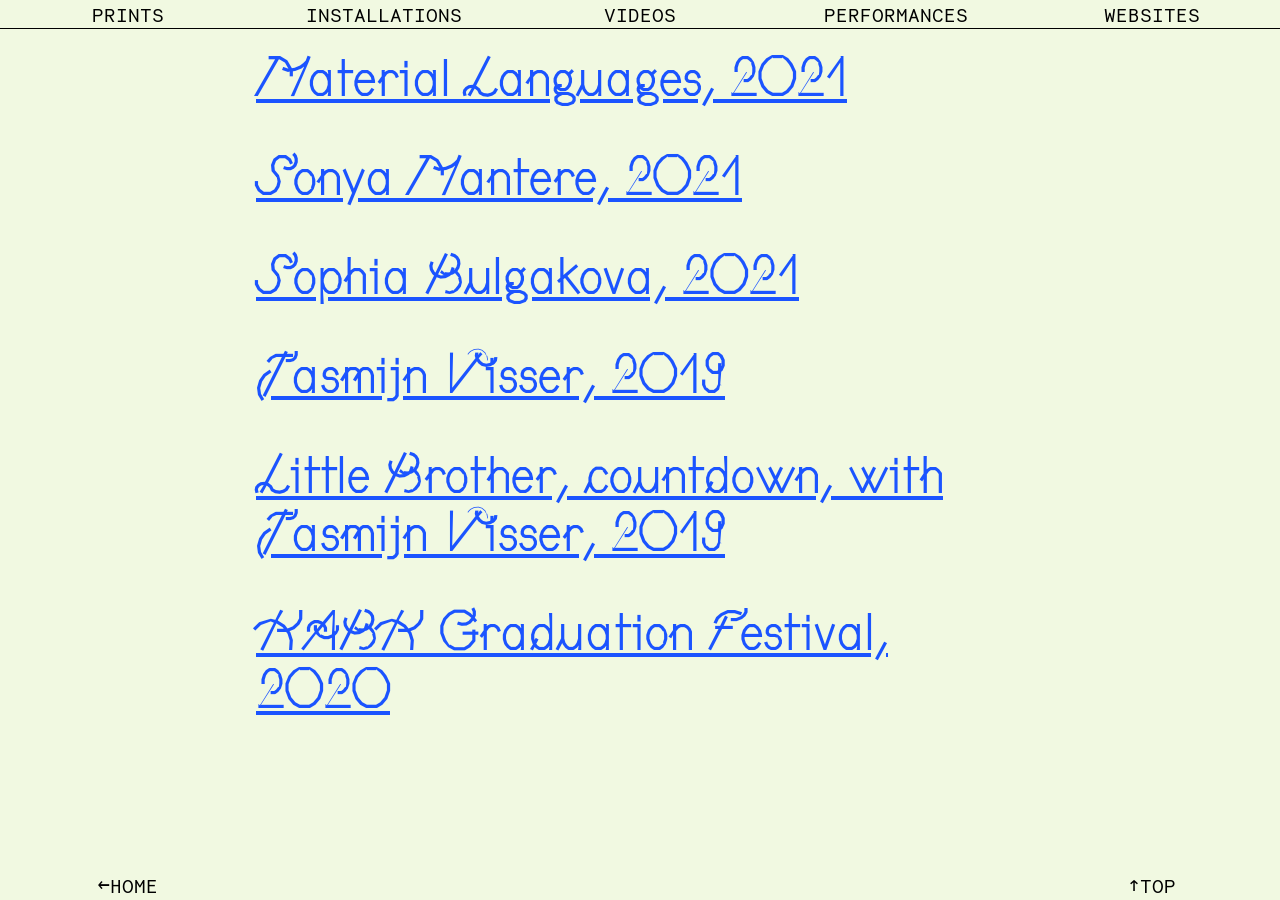
<file: sites.html>
<!DOCTYPE html>
<html lang="en" dir="ltr">
  <head>
    <meta charset="utf-8">
    <meta name="viewport" content="width=device-width,initial-scale=1,maximum-scale=1,user-scalable=no">
    <meta http-equiv="X-UA-Compatible" content="IE=edge,chrome=1">
    <meta name="HandheldFriendly" content="true">
    <script src="https://ajax.googleapis.com/ajax/libs/jquery/3.5.1/jquery.min.js"></script>
    <script src="script.js" charset="utf-8"></script>
    <link rel="stylesheet" href="style.css">
    <title></title>
  </head>
  <body>
    <a href="#top"></a>
    <div class="nav-style mobile-menu-left mobile"><p>&#8592;</p></div>
    <div class="nav-style mobile-menu-right mobile"><p>&#8594;</p></div>
    <div class="menu-wrapper">
      <ul class="menu-list mobile">
        <li class="list-item sites-sites"><a href="sites.html">WEBSITES</a></li>
        <li class="list-item sites-prints"><a href="prints.html">PRINTS</a></li>
        <li class="list-item sites-installations"><a href="installations.html">INSTALLATIONS</a></li>
        <li class="list-item sites-videos"><a href="videos.html">VIDEOS</a></li>
        <li class="list-item sites-performances"><a href="performances.html">PERFORMANCES</a></li>
      </ul>
    </div>
    <div class="menu-wrapper">
      <ul class="menu-list desktop">
        <li class="list-item"><a href="prints.html">PRINTS</a></li>
        <li class="list-item"><a href="installations.html">INSTALLATIONS</a></li>
        <li class="list-item"><a href="videos.html">VIDEOS</a></li>
        <li class="list-item"><a href="performances.html">PERFORMANCES</a></li>
        <li class="list-item"><a href="sites.html">WEBSITES</a></li>
      </ul>
    </div>
    <div class="main-wrapper">
      <div class="project-wrapper">
        <a href="http://www.material-languages.stroom.nl/" target="_blank"><h1>Material Languages, 2021</h1></a>
      </div>
      <div class="project-wrapper">
        <a href="http://www.sonyamantere.com/" target="_blank"><h1>Sonya Mantere, 2021</h1></a>
      </div>
      <div class="project-wrapper">
        <a href="http://www.sophiabulgakova.com/" target="_blank"><h1>Sophia Bulgakova, 2021</h1></a>
      </div>
      <div class="project-wrapper">
        <a href="http://www.jasmijnvisser.com/" target="_blank"><h1>Jasmijn Visser, 2019</h1></a>
      </div>
      <div class="project-wrapper">
        <a href="http://www.fleeting-earth.live/" target="_blank"><h1>Little Brother, countdown, with Jasmijn Visser, 2019</h1></a>
      </div>
      <div class="project-wrapper bottom">
        <a href="https://onourowntime.today/" target="_blank"><h1>KABK Graduation Festival, 2020</h1></a>
      </div>
    </div>

    <div class="menu-wrapper sticky">
      <ul class="menu-list">
        <li class="list-item home"><a href="index.html">&#8592;HOME</a></li>
        <li class="list-item"><a href="#"></a></li>
        <li class="list-item"><a href="#"></a></li>
        <li class="list-item"><a href="#"></a></li>
        <li class="list-item sites"><a href="#top"><span class="arrow">&#8593;</span>TOP</a></li>
      </ul>
    </div>

    <script type="text/javascript">

      var all = $('.mobile li').addClass("passiv");
      var i = -1;

      $('.mobile-menu-left').click(function() {
          ctrlKunder( i = !i ? all.length - 1 : --i );
      });
      $('.mobile-menu-right').click(function() {
          ctrlKunder( i = ++i % all.length );
      }).click();

      function ctrlKunder(ele) {
          all.removeClass("active").addClass("passiv");
          all.eq(ele).removeClass("passiv").addClass("active");
      }

    </script>

  </body>
</html>
</file>
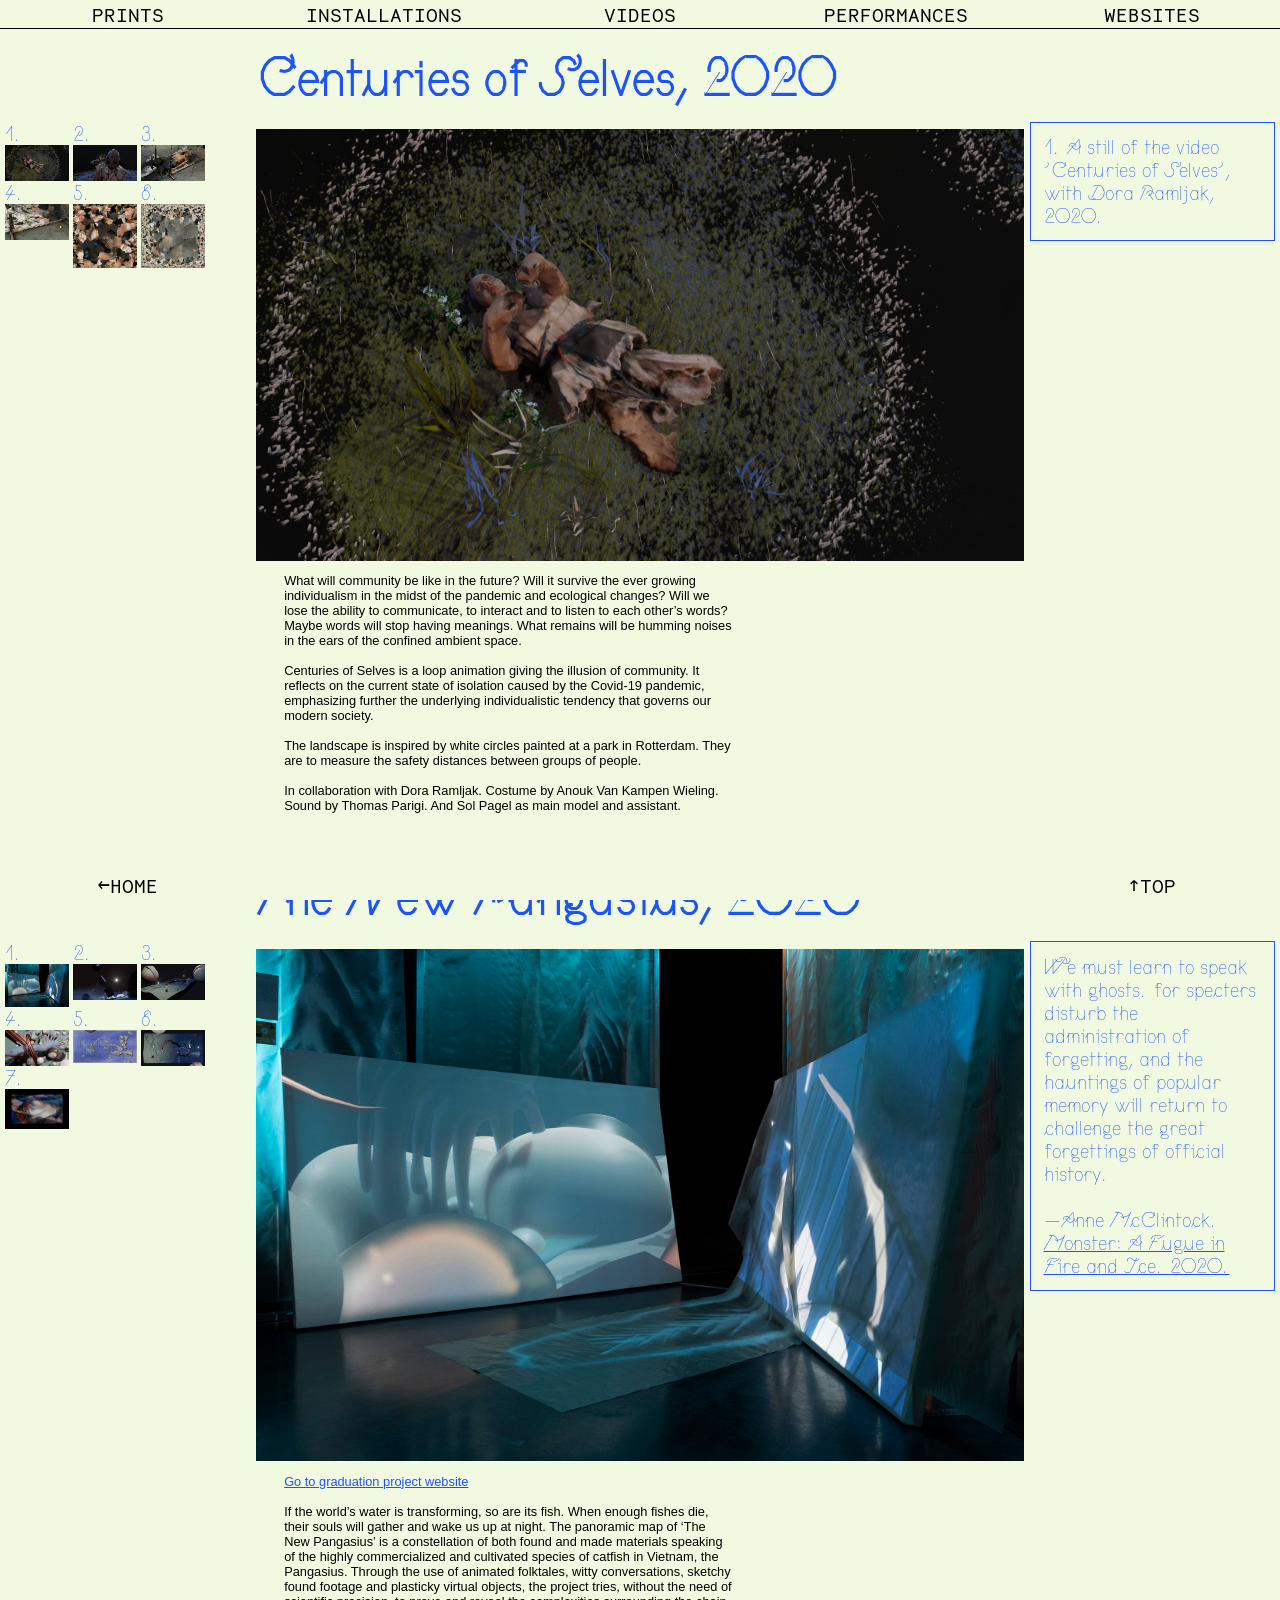
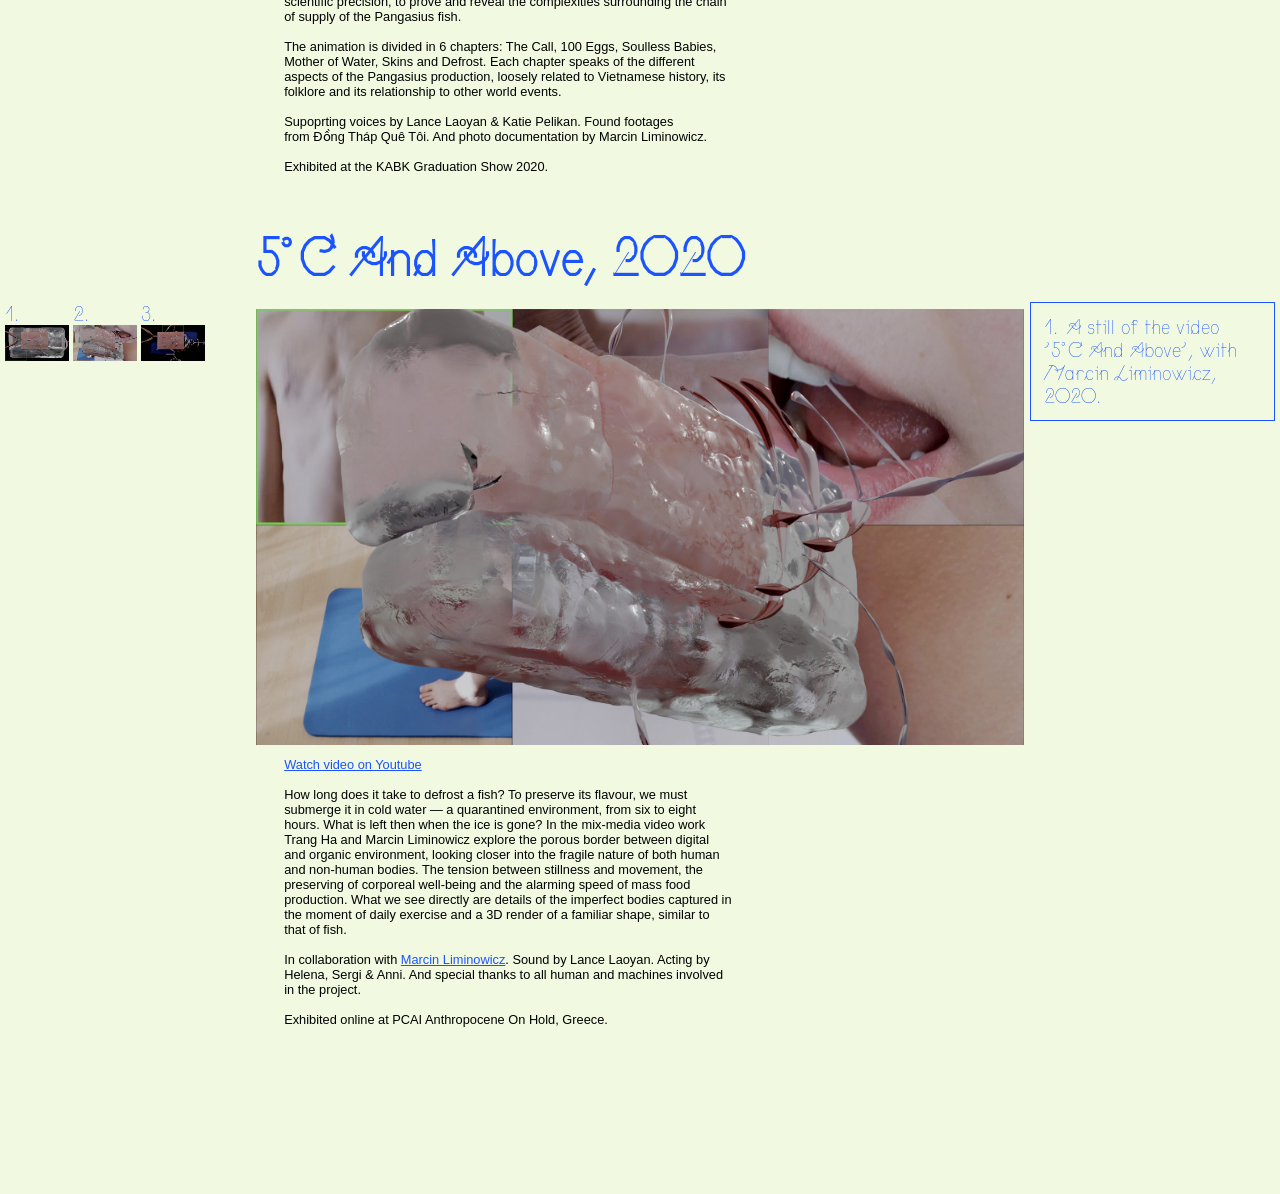
<file: videos.html>
<!DOCTYPE html>
<html lang="en" dir="ltr">
  <head>
    <meta charset="utf-8">
    <meta name="viewport" content="width=device-width,initial-scale=1,maximum-scale=1,user-scalable=no">
    <meta http-equiv="X-UA-Compatible" content="IE=edge,chrome=1">
    <meta name="HandheldFriendly" content="true">
    <script src="https://ajax.googleapis.com/ajax/libs/jquery/3.5.1/jquery.min.js"></script>
    <script src="script.js" charset="utf-8"></script>
    <link rel="stylesheet" href="style.css">
    <title></title>
  </head>
  <body>
    <a href="#top"></a>
    <div class="nav-style mobile-menu-left mobile"><p>&#8592;</p></div>
    <div class="nav-style mobile-menu-right mobile"><p>&#8594;</p></div>
    <div class="menu-wrapper">
      <ul class="menu-list mobile">
        <li class="list-item videos-videos"><a href="videos.html">VIDEOS</a></li>
        <li class="list-item videos-performances"><a href="performances.html">PERFORMANCES</a></li>
        <li class="list-item videos-sites"><a href="sites.html">WEBSITES</a></li>
        <li class="list-item videos-prints"><a href="prints.html">PRINTS</a></li>
        <li class="list-item videos-videoations"><a href="installations.html">INSTALLATIONS</a></li>
      </ul>
    </div>
    <div class="menu-wrapper">
      <ul class="menu-list desktop">
        <li class="list-item"><a href="prints.html">PRINTS</a></li>
        <li class="list-item"><a href="installations.html">INSTALLATIONS</a></li>
        <li class="list-item"><a href="videos.html">VIDEOS</a></li>
        <li class="list-item"><a href="performances.html">PERFORMANCES</a></li>
        <li class="list-item"><a href="sites.html">WEBSITES</a></li>
      </ul>
    </div>
    <div class="main-wrapper">
      <!-- PROJECT 1: INSTALLATIONS - OUR 3D HERITAGE -->
      <div class="project-wrapper">
        <div class="side-wrapper videos-caption0">
          <p>1.  A still of the video 'Centuries of Selves', with Dora Ramljak, 2020.
          </p>
        </div>
        <div class="side-thumb-wrapper">
          <div class="img-videos-target0"><p>1.</p><img src="img/videos_2020/centuries-of-selves/pic-0.jpg" alt="1. A still of the video 'Centuries of Selves', with Dora Ramljak, 2020."></div>
          <div class="img-videos-target0"><p>2.</p><img src="img/videos_2020/centuries-of-selves/pic-1.jpg" alt="2. A still of the video 'Centuries of Selves', with Dora Ramljak, 2020."></div>
          <div class="img-videos-target0"><p>3.</p><img src="img/videos_2020/centuries-of-selves/pic-2.jpg" alt="3. A still of the video 'Centuries of Selves', with Dora Ramljak, 2020."></div>
          <div class="img-videos-target0"><p>4.</p><img src="img/videos_2020/centuries-of-selves/pic-3.jpg" alt="4. A still of the video 'Centuries of Selves', with Dora Ramljak, 2020."></div>
          <div class="img-videos-target0"><p>5.</p><img src="img/videos_2020/centuries-of-selves/pic-4.jpg" alt="5. A still of the video 'Centuries of Selves', with Dora Ramljak, 2020."></div>
          <div class="img-videos-target0"><p>6.</p><img src="img/videos_2020/centuries-of-selves/pic-5.jpg" alt="6. A still of the video 'Centuries of Selves', with Dora Ramljak, 2020."></div>
        </div>
        <h1>Centuries of Selves, 2020</h1>
        <div class="img-wrapper img-videos-result0">
          <img src="img/videos_2020/centuries-of-selves/pic-0.jpg" alt="">
        </div>
        <div class="text-wrapper">
          <p>What will community be like in the future? Will it survive the ever growing individualism in the midst of the pandemic and ecological changes? Will we lose the ability to communicate, to interact and to listen to each other’s words? Maybe words will stop having meanings. What remains will be humming noises in the ears of the confined ambient space.
          <br>
          <br>
          Centuries of Selves is a loop animation giving the illusion of community. It reflects on the current state of isolation caused by the Covid-19 pandemic, emphasizing further the underlying individualistic tendency that governs our modern society.
          <br>
          <br>
          The landscape is inspired by white circles painted at a park in Rotterdam. They are to measure the safety distances between groups of people.
          <br>
          <br>
          In collaboration with Dora Ramljak. Costume by Anouk Van Kampen Wieling. Sound by Thomas Parigi. And Sol Pagel as main model and assistant.
          </p>
        </div>
      </div>

      <!-- PROJECT 2: INSTALLATIONS - The New Grief: An Online Memorial -->
      <div class="project-wrapper">
        <div class="side-wrapper videos-caption1">
          <p>We must learn to speak with ghosts. for specters disturb the administration of forgetting, and the hauntings of popular memory will return to challenge the great forgettings of official history.
          <br>
          <br>
          —Anne McClintock. <a href="https://www.e-flux.com/architecture/oceans/331865/monster-a-fugue-in-fire-and-ice/" target="_blank">Monster: A Fugue in Fire and Ice. 2020.</a>
          </p>
        </div>
        <div class="side-thumb-wrapper">
          <div class="img-videos-target1"><p>1.</p><img class="lazy" data-src="img/videos_2020/the-new-pangasius/pic-0.jpg" alt="1. Details of the coded tiles made from participants' hair, 'The New Grief: An Online Memorial', 2019."></div>
          <div class="img-videos-target1"><p>2.</p><img class="lazy" data-src="img/videos_2020/the-new-pangasius/pic-1.jpg" alt="2. Details of the coded tiles made from participants' hair, 'The New Grief: An Online Memorial', 2019."></div>
          <div class="img-videos-target1"><p>3.</p><img class="lazy" data-src="img/videos_2020/the-new-pangasius/pic-2.jpg" alt="3. Demonstration of how the coded tiles work, 'The New Grief: An Online Memorial', 2019."></div>
          <div class="img-videos-target1"><p>4.</p><img class="lazy" data-src="img/videos_2020/the-new-pangasius/pic-3.jpg" alt="4. Screen capture of the app showing the correct gravestone 'found', the user now enters the grieving space, 'The New Grief: An Online Memorial', 2019."></div>
          <div class="img-videos-target1"><p>5.</p><img class="lazy" data-src="img/videos_2020/the-new-pangasius/pic-4.jpg" alt="5. Details of the coded tiles made from Priya Mistry's hair, 'The New Grief: An Online Memorial', 2019."></div>
          <div class="img-videos-target1"><p>6.</p><img class="lazy" data-src="img/videos_2020/the-new-pangasius/pic-5.jpg" alt="6. Details of the coded tiles made from Nicolai Schmelling's hair, 'The New Grief: An Online Memorial', 2019."></div>
          <div class="img-videos-target1"><p>7.</p><img class="lazy" data-src="img/videos_2020/the-new-pangasius/pic-6.jpg" alt="7. Details of the coded tiles made from Anna Moschioni's hair, 'The New Grief: An Online Memorial', 2019."></div>
        </div>
        <h1>The New Pangasius, 2020</h1>
        <div class="img-wrapper img-videos-result1">
          <img src="img/videos_2020/the-new-pangasius/pic-0.jpg" alt="">
        </div>
        <div class="text-wrapper">
          <p>
            <a href="https://tranghasgit.github.io/final-graduation-2020/" target="_blank">Go to graduation project website</a>
          <br>
          <br>
            If the world’s water is transforming, so are its fish. When enough fishes die, their souls will gather and wake us up at night. The panoramic map of ‘The New Pangasius’ is a constellation of both found and made materials speaking of the highly commercialized and cultivated species of catfish in Vietnam, the Pangasius. Through the use of animated folktales, witty conversations, sketchy found footage and plasticky virtual objects, the project tries, without the need of scientific precision, to prove and reveal the complexities surrounding the chain of supply of the Pangasius fish. 
          <br>
          <br>
            The animation is divided in 6 chapters: The Call, 100 Eggs, Soulless Babies, Mother of Water, Skins and Defrost. Each chapter speaks of the different aspects of the Pangasius production, loosely related to Vietnamese history, its folklore and its relationship to other world events.
          <br>
          <br>
            Supoprting voices by Lance Laoyan & Katie Pelikan. Found footages from Đồng Tháp Quê Tôi. And photo documentation by Marcin Liminowicz.
          <br>
          <br>
            Exhibited at the KABK Graduation Show 2020.
          </p>
        </div>
      </div>

      <!-- PROJECT 3: INSTALLATIONS - I’m Frightened, Angry, Disappointed, Hopeful, Compassion And Proud About The Economy -->
      <div class="project-wrapper bottom">
        <div class="side-wrapper videos-caption2">
          <p>1. A still of the video '5°C And Above', with Marcin Liminowicz, 2020.</p>
        </div>
        <div class="side-thumb-wrapper">
          <div class="img-videos-target2"><p>1.</p><img class="lazy" data-src="img/videos_2020/5c-and-above/pic-0.jpg" alt="1. A still of the video '5°C And Above', with Marcin Liminowicz, 2020."></div>
          <div class="img-videos-target2"><p>2.</p><img class="lazy" data-src="img/videos_2020/5c-and-above/pic-1.jpg" alt="2. A still of the video '5°C And Above', with Marcin Liminowicz, 2020."></div>
          <div class="img-videos-target2"><p>3.</p><img class="lazy" data-src="img/videos_2020/5c-and-above/pic-2.jpg" alt="3. A still of the video '5°C And Above', with Marcin Liminowicz, 2020."></div>
        </div>
        <h1>5°C And Above, 2020</h1>
        <div class="img-wrapper img-videos-result2">
          <img src="img/videos_2020/5c-and-above/pic-1.jpg" alt="">
        </div>
        <div class="text-wrapper">
          <p>
            <a href="https://www.youtube.com/watch?v=NcDmAC7Z3Ms" target="_blank">Watch video on Youtube</a>
          <br>
          <br>
            How long does it take to defrost a fish? To preserve its flavour, we must submerge it in cold water — a quarantined environment, from six to eight hours. What is left then when the ice is gone? In the mix-media video work Trang Ha and Marcin Liminowicz explore the porous border between digital and organic environment, looking closer into the fragile nature of both human and non-human bodies. The tension between stillness and movement, the preserving of corporeal well-being and the alarming speed of mass food production. What we see directly are details of the imperfect bodies captured in the moment of daily exercise and a 3D render of a familiar shape, similar to that of fish.
          <br>
          <br>
            In collaboration with <a href="https://www.mliminowicz.com/" target="_blank">Marcin Liminowicz</a>. Sound by Lance Laoyan. Acting by Helena, Sergi & Anni. And special thanks to all human and machines involved in the project.
          <br>
          <br>
            Exhibited online at PCAI Anthropocene On Hold, Greece.
          </p>
        </div>
      </div>
    </div>

    <div class="menu-wrapper sticky">
      <ul class="menu-list">
        <li class="list-item home"><a href="index.html">&#8592;HOME</a></li>
        <li class="list-item"><a href="#"></a></li>
        <li class="list-item"><a href="#"></a></li>
        <li class="list-item"><a href="#"></a></li>
        <li class="list-item sites"><a href="#top"><span class="arrow">&#8593;</span>TOP</a></li>
      </ul>
    </div>

    <script type="text/javascript">

      // to shuffle menu
      var all = $('.mobile li').addClass("passiv");
      var i = -1;

      $('.mobile-menu-left').click(function() {
          ctrlKunder( i = !i ? all.length - 1 : --i );
      });
      $('.mobile-menu-right').click(function() {
          ctrlKunder( i = ++i % all.length );
      }).click();

      function ctrlKunder(ele) {
          all.removeClass("active").addClass("passiv");
          all.eq(ele).removeClass("passiv").addClass("active");
      }

    </script>

  </body>
</html>
</file>
<file: style-wip.css>
/*      FONTS      */
@font-face {
  font-family: "Necto Mono";
  src: url("fonts/Necto-Mono.woff2") format("woff2"),
       url("fonts/Necto-Mono.woff") format("woff");
}

@font-face {
  font-family: "Ortica Light";
  src: url("fonts/Ortica-Light.woff2") format("woff2"),
       url("fonts/Ortica-Light.woff") format("woff");
}

@font-face {
  font-family: "Ortica Bold";
  src: url("fonts/Ortica-Bold.woff2") format("woff2"),
       url("fonts/Ortica-Bold.woff") format("woff");
}

@font-face {
  font-family: "Cirrus";
  src: url("fonts/CirrusCumulus.otf") format("otf"),
       url("fonts/CirrusCumulus.woff") format("woff");
}

@font-face {
  font-family: "Mess";
  src: url("fonts/mess/fonts/Mess.otf") format("otf"),
       url("fonts/mess/fonts/webfonts/Mess-Light_web.woff") format("woff");
}

@font-face {
  font-family: "FA";
  src: url("fonts/fullauto/FA_BLTODQSHOK.otf") format("otf"),
       url("fonts/fullauto/FA_BLTODQSHOK.woff") format("woff");
}

/*      GENERAL      */
body{
  max-width: 100%;
  margin: 0 auto;
  /* background-color: rgb(241, 249, 225); */
  /* background-color: rgb(219, 219, 219); */
  /* background-color: rgb(48, 28, 1); */
  background-color: white;
  /* color: rgb(27, 84, 255); */
  color: black;
  overflow-x: hidden;
  font-family: "IBM Plex Sans", sans-serif;
}

::-webkit-scrollbar {
  display: none;
}

::-webkit-scrollbar-button {
  display: none;
}

body {
  -ms-overflow-style:none;
}

a{
  /* text-decoration: underline; */
  text-decoration: none;
  /* color: rgb(27, 84, 255); */
  color: black;
}
a:visited{
  /* color: rgb(27, 84, 255); */
  color: black;
}

h1{
  margin: 0;
  margin-top: -1.3%;
  font-family: 'Cirrus', monospace;
  font-size: 3em;
}

ul {
  list-style-type: none;
  margin: 0;
  padding: 0;
  overflow: hidden;
}

li {
  float: left;
  width: calc(100%/5);
  border-bottom: solid black 1px;
}

li a {
  display: block;
  color: black;
  text-align: center;
  text-decoration: none;
  padding: 1%;
}

li a:visited {
  display: block;
  color: black;
  text-align: center;
  text-decoration: none;
  padding: 1%;
}

img{
  display: block;
  max-width:100%;
  /* max-height:60em; */
  width: auto;
  height: auto;
}

p{
  line-height: 1.2em;
  margin-bottom: 0;
}

.new-soon{
  width: 62%;
  margin: auto;
  padding-top: 1.8em;
  text-align: center;
  display: flex;
  flex-direction: column;

  /* background-color: red; */
}

@media only screen and (max-width: 600px) {
  .new-soon{
    width: 98%;
    margin: auto;
    padding-top: 1.8em;
    text-align: center;
    display: flex;
    flex-direction: column;

    /* background-color: red; */
  }
}

.new-soon a:hover{
  color: grey;
}
.new-soon .p_new-soon:last-child{
  padding-bottom: 2em;
  /* background-color: red; */
}
.email{
  /* color: rgb(27, 84, 255); */
  color: black;
}

.menu-cap{
  font-size: 0.5em;
  display: flex;
  justify-content: space-around;
}
.menu-cap p{
  text-align: center;
  font-style: italic;
}

.fw-img{
  width: 100%;
  display: inline-flex;
  flex-wrap: wrap;
  justify-content: space-between;
}
.fw-img img{
  width: 49.5%;
  margin-bottom: 1%;
}
.new-soon p{
  /* text-align: left; */
  font-size: 0.8em;
}

.main-image{
  /* width: 35em; */
}

#vegetables{
  font-family: "FA";
}
#vegetables{
  /* color:rgb(52, 138, 0); */
  /* color: rgb(27, 84, 255); */
  color: black;
}
#coffee{
  font-family: "FA";
}
#coffee{
  /* color:rgb(227, 82, 0); */
  /* color: rgb(27, 84, 255); */
  color: black;
}
#store{
  font-family: "Mess";
}
#store:hover{
  font-family: inherit;
}
</file>
<file: style.css>
/*      FONTS      */
@font-face {
  font-family: "Necto Mono";
  src: url("fonts/Necto-Mono.woff2") format("woff2"),
       url("fonts/Necto-Mono.woff") format("woff");
}

@font-face {
  font-family: "Ortica Light";
  src: url("fonts/Ortica-Light.woff2") format("woff2"),
       url("fonts/Ortica-Light.woff") format("woff");
}

@font-face {
  font-family: "Ortica Bold";
  src: url("fonts/Ortica-Bold.woff2") format("woff2"),
       url("fonts/Ortica-Bold.woff") format("woff");
}

@font-face {
  font-family: "Cirrus";
  src: url("fonts/CirrusCumulus.otf") format("otf"),
       url("fonts/CirrusCumulus.woff") format("woff");
}

/*      GENERAL      */
body{
  max-width: 100%;
  margin: 0 auto;
  background-color: rgb(241, 249, 225);
  color: rgb(27, 84, 255);
  overflow-x: hidden;
}

a{
  text-decoration: underline;
  color: rgb(27, 84, 255);
}
a:visited{
  color: rgb(27, 84, 255);
}

h1{
  margin: 0;
  margin-top: -1.3%;
  font-family: 'Cirrus', monospace;
  font-size: 3em;
}

ul {
  list-style-type: none;
  margin: 0;
  padding: 0;
  overflow: hidden;
}

li {
  float: left;
  width: calc(100%/5);
  border-bottom: solid black 1px;
}

li a {
  display: block;
  color: black;
  text-align: center;
  text-decoration: none;
  padding: 1%;
}

li a:visited {
  display: block;
  color: black;
  text-align: center;
  text-decoration: none;
  padding: 1%;
}

img{
  display: block;
  max-width:100%;
  max-height:60em;
  width: auto;
  height: auto;
}


/*      MENU NAV      */
.menu-wrapper{
  position: absolute;
  width: 100%;
  margin: 0 auto;
  background-color: none;
  font-family: 'Necto Mono', monospace;
  font-size: 1.2em;
}

.sticky{
  position: fixed;
  background-color: rgb(241, 249, 225);
  bottom: 0;
  z-index: 200;
}

  .sticky li{border-bottom: none;}

  /*      PROJECT PAGE      */
.main-wrapper{width: 100%; padding-top: 1%;}

.project-wrapper{
  width: 60%;
  padding-top: 2%;
  padding-bottom: 2%;
  margin: 0 auto;
}

.img-wrapper{
  width: 100%;
  margin-top: 1%;
  overflow: hidden;
}

.side-wrapper {
  width: 17%;
  position: absolute;
  right: 0.4%;
  padding: 1%;
  margin-top: 5%;
  z-index: 100;
  border: solid 1px rgb(27, 84, 255);
}

.side-thumb-wrapper{
  width: 20%;
  position: absolute;
  left: 0.4%;
  margin-top: 5%;
  z-index: 100;
  overflow-x: hidden;
}

  .side-thumb-wrapper img:hover{border: solid 1px rgb(27, 84, 255); cursor: pointer;}

  .side-thumb-wrapper div{display: inline-block; width: 25%;}

  .side-wrapper p, .side-thumb-wrapper p{
    width: 100%;
    font-family: 'Cirrus', monospace;
    margin: 0;
    font-size: 1.2em;
    color: rgb(27, 84, 255);
  }

.text-wrapper{
  width: 60%;
  margin-top: 1%;
  margin-left: 2%;
}

.text-wrapper p{
  font-family: sans-serif;
  font-size: 0.8em;
  color: black;
}

/*       PROJECT PAGE — PRINTS Extra      */
.more-prints{margin:1em;}
/* .more-prints h1{line-height: 1em;} */
.print-caps-extra{
  font-family: 'Helvetica', sans-serif;
  font-size: .8em;
  line-height: .1em;
}
.prints-italic{font-style: italic;}
.prints-grid{
  display: grid;
  margin:.5em;
  grid-template-columns: repeat(4, 1fr);
  grid-template-rows: auto;
  grid-gap: .5em;
}
.prints-grid-items{
  height: auto;
}

/*      HOME PAGE      */
.align-center{text-align: center;}
.title-highlight{color: black;}
.home-top{display: none;}
.mobile-alert-instruction{display: none;}


/*      CONTACT PAGE      */
.contact{margin: 2em;}
/* .home-top{z-index: 700; position: absolute;} */


/*      RESPONSIVE      */
.mobile{display: none;}
.desktop{display: block;}


/*      MOBILE MENU      */
.mobile-menu-left{left:0}
.mobile-menu-right{right:0}

/*       HELPERS       */
.top{margin-top: 10%;}
.bottom{margin-bottom: 10%;}

/* Media Queries: Tablet Landscape */
@media screen and (max-width: 1700px) {
  .main-wrapper{
    width: 100%;
    padding-top: 2.5%;
  }

  .img-wrapper{
    padding-top: 2%;
  }

  /*       HELPERS       */
  .top{margin-top: 10%;}
  .bottom{margin-bottom: 10%;}
}

@media screen and (max-width: 1200px) {

  .nav-style{
    width: 4em;
    height: 2em;
    position: fixed;
    display: block;
    top: 0;
    margin: 0;
    padding: 0 1% 0 1%;
    z-index: 900;
  }

  .nav-style p{
    margin: 0;
    padding: 0;
    font-family: 'Cirrus', monospace;
    font-size: 2em;
    line-height: 1.3em;
    cursor: pointer;
  }

  .mobile{display: block;}
  .mobile-menu-left{left:0;}
  .mobile-menu-right{right:0; text-align: right;}


  h1{
    padding: 0;
    margin: 0;
    margin-top: -1.3%;
    font-family: 'Cirrus', monospace;
    font-size: 3em;
  }

  ul {
    list-style-type: none;
    margin: 0;
    padding: 0;
    overflow: hidden;
  }

  .mobile li {
    position: fixed;
    float: left;
    width: 100%;
    border-bottom: solid black 1px;
    background-color: rgb(241, 249, 225);
  }

  li a {
    display: block;
    color: black;
    text-align: center;
    text-decoration: none;
    padding: 1%;
  }

  img{
    display: block;
    max-width:100%;
    max-height:60em;
    width: auto;
    height: auto;
  }

  /*      PROJECTS PAGE      */
  .main-wrapper{
    width: 100%;
    padding-top: 2%;
    margin-top: 0;
  }

  .project-wrapper{
    width: 97%;
    padding-top: 5%;
    padding-bottom: 0;
    margin: 0 auto;
    display: flex;
    flex-direction: column;
  }

  .project-wrapper > .side-wrapper{order: 4;}
  .project-wrapper > .side-thumb-wrapper{order: 3;}
  .project-wrapper h1{order: 1;}
  .project-wrapper > .img-wrapper{order: 2;}
  .project-wrapper > .text-wrapper{order: 5;}

  .img-wrapper{
    width: 100%;
    padding: 0;
    margin-top: 2%;
    overflow: hidden;
  }

  .side-wrapper {
    width: 97%;
    position: relative;
    right: 0;
    padding: 1%;
    margin-top: 2.5%;
    z-index: 100;
    border: solid 1px rgb(27, 84, 255);
  }

  .side-thumb-wrapper{
    width: 97%;
    position: relative;
    left: 0;
    margin-top: 1%;
    z-index: 100;
    overflow-x: hidden;
  }

    .side-thumb-wrapper div{
      display: inline-block;
      width: 10%;
    }

  .text-wrapper{
    width: 90%;
    margin-top: 0%;
    margin-left: 2%;
  }

  /*       PROJECT PAGE — PRINTS Extra      */
  .more-prints{margin:1em;}
  /* .more-prints h1{line-height: 1em;} */
  .print-caps-extra{
    font-family: 'Helvetica', sans-serif;
    font-size: .8em;
    line-height: .1em;
  }
  .prints-italic{font-style: italic;}
  .prints-grid{
    display: grid;
    margin:.5em;
    grid-template-columns: repeat(2, 1fr);
    grid-template-rows: auto;
    grid-gap: .5em;
  }
  .prints-grid-items{
    height: auto;
  }


  /*       HELPERS       */
  .top{margin-top: 10%;}
  .bottom{margin-bottom: 10em;}

  /*      HOME PAGE      */
  .align-center{text-align: center;}
  .home-top{display: block;}


  /*      NAV CHOOSING CATEGORIES      */
  .active{z-index: 700;}
  .passiv{z-index: 200;}
  .home-top{z-index: 500;}
  .prints-prints{z-index: 500;}
  .installations-installations{z-index: 500;}
  .performances-performances{z-index: 500;}
  .sites-sites{z-index: 500;}
  .desktop{display: none;}



  /*      instructions nav      */
  .mobile-alert-instruction{
    display: block;
    z-index: 1000;
    position: fixed;
    width: 60%;
    left: 18%;
    background-color: rgb(241, 249, 225);
    border: solid 1px rgb(27, 84, 255);
  }

  .mobile-alert-instruction p{
    margin: 3% 3% 12% 3%;
    line-height: 1em;
    color: black;
    font-family: 'Cirrus', monospace;
    font-size: 2em;
  }
  .blue{
    color: rgb(27, 84, 255);
  }
  .change-font{
    position: absolute;
    background-color: none;
    font-family: 'Necto Mono', monospace;
    font-size: 1em;
  }
}

/* Media Queries: Tabled Portrait */
@media screen and (max-width: 768px) {

  .nav-style{
    width: 4em;
    height: 2em;
    position: fixed;
    display: block;
    top: 0;
    margin: 0;
    padding: 0 1% 0 1%;
    z-index: 900;
  }

  .nav-style p{
    margin: 0;
    padding: 0;
    font-family: 'Cirrus', monospace;
    font-size: 2em;
    line-height: 1em;
  }

  .mobile{display: block;}
  .mobile-menu-left{left:0;}
  .mobile-menu-right{right:0; text-align: right;}

  h1{
    margin: 0;
    margin-top: -1.3%;
    font-family: 'Cirrus', monospace;
    font-size: 2.5em;
  }

  ul {
    list-style-type: none;
    margin: 0;
    padding: 0;
    overflow: hidden;
  }

  .mobile li {
    position: fixed;
    float: left;
    width: 100%;
    border-bottom: solid black 1px;
    background-color: rgb(241, 249, 225);
  }

  li a {
    display: block;
    color: black;
    text-align: center;
    text-decoration: none;
    padding: 1%;
  }

  img{
    display: block;
    max-width:100%;
    max-height:60em;
    width: auto;
    height: auto;
  }



  /*      PROJECTS PAGE      */
  .project-wrapper{
    width: 97%;
    padding-top: 12%;
    padding-bottom: 0;
    margin: 0 auto;
    display: flex;
    flex-direction: column;
  }

  .project-wrapper > .side-wrapper{order: 4;}
  .project-wrapper > .side-thumb-wrapper{order: 3;}
  .project-wrapper h1{order: 1;}
  .project-wrapper > .img-wrapper{order: 2;}
  .project-wrapper > .text-wrapper{order: 5;}

  .img-wrapper{
    width: 100%;
    margin-top: 5%;
    overflow: hidden;
  }

  .side-wrapper {
    width: 97%;
    position: relative;
    right: 0;
    padding: 1%;
    margin-top: 3%;
    z-index: 100;
    border: solid 1px rgb(27, 84, 255);
  }

  .side-thumb-wrapper{
    width: 97%;
    position: relative;
    left: 0;
    margin-top: 1%;
    z-index: 100;
    overflow-x: hidden;
  }

    .side-thumb-wrapper div{
      display: inline-block;
      width: 10%;
    }

  .text-wrapper{
    width: 90%;
    margin-top: 0%;
    margin-left: 2%;
  }

  /*       PROJECT PAGE — PRINTS Extra      */
  .more-prints{margin:1em;}
  /* .more-prints h1{line-height: 1em;} */
  .print-caps-extra{
    font-family: 'Helvetica', sans-serif;
    font-size: .8em;
    line-height: .1em;
  }
  .prints-italic{font-style: italic;}
  .prints-grid{
    display: grid;
    margin:.5em;
    grid-template-columns: 1fr;
    grid-template-rows: auto;
    grid-gap: .5em;
  }
  .prints-grid-items{
    height: auto;
  }


  /*       HELPERS       */
  .top{margin-top: 10%;}
  .bottom{margin-bottom: 10em;}


  /*      HOME PAGE      */
  .align-center{text-align: center;}
  .home-top{display: block;}


  /*      NAV CHOOSING CATEGORIES      */
  .active{z-index: 700;}
  .passiv{z-index: 200;}
  .home-top{z-index: 500;}
  .prints-prints{z-index: 500;}
  .installations-installations{z-index: 500;}
  .performances-performances{z-index: 500;}
  .sites-sites{z-index: 500;}
  .desktop{display: none;}


  /*      INSTRUCTION NAV      */
  .mobile-alert-instruction{
    display: block;
    z-index: 1000;
    position: fixed;
    width: 60%;
    left: 18%;
    background-color: rgb(241, 249, 225);
    border: solid 1px rgb(27, 84, 255);
  }

  .mobile-alert-instruction p{
    margin: 3% 3% 12% 3%;
    line-height: 1em;
    color: black;
    font-family: 'Cirrus', monospace;
    font-size: 2em;
  }

  .blue{color: rgb(27, 84, 255);}
  .change-font{
    position: absolute;
    background-color: none;
    font-family: 'Necto Mono', monospace;
    font-size: 1em;
  }

}

p{margin-left: 1em;}
</file>
